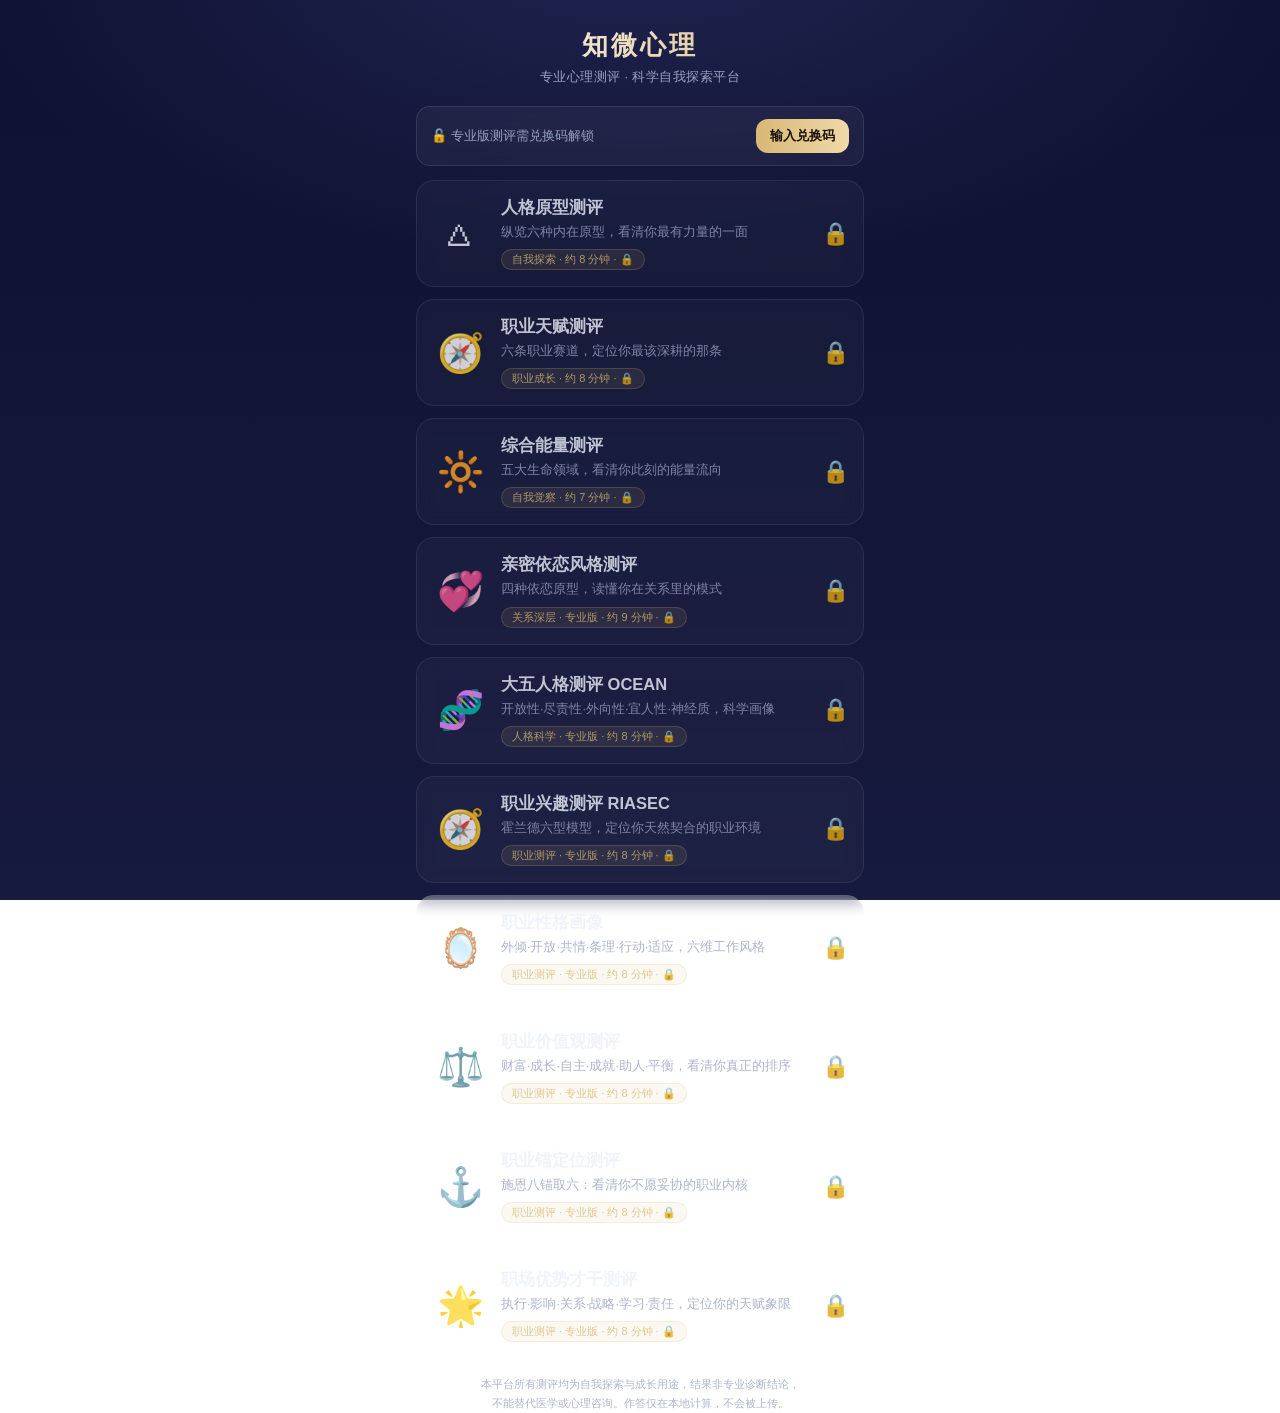
<file: index.html>
<!DOCTYPE html>
<html lang="zh-CN">
<head>
  <meta charset="UTF-8" />
  <meta name="viewport" content="width=device-width, initial-scale=1.0, maximum-scale=1.0, user-scalable=no" />
  <title>知微心理 · 专业心理测评平台</title>
  <meta name="description" content="知微心理：基于人格原型、职业天赋、依恋风格与大五人格等维度的专业心理测评与自我探索平台。" />
  <link rel="stylesheet" href="css/style.css" />
</head>
<body>
  <div id="app"></div>
  <script src="js/tests.js"></script>
  <script src="js/engine.js"></script>
  <script src="js/tests_career.js"></script>
  <script src="js/codes.js"></script>
  <script src="js/redeem.js"></script>
  <script src="js/app.js"></script>
</body>
</html>
</file>
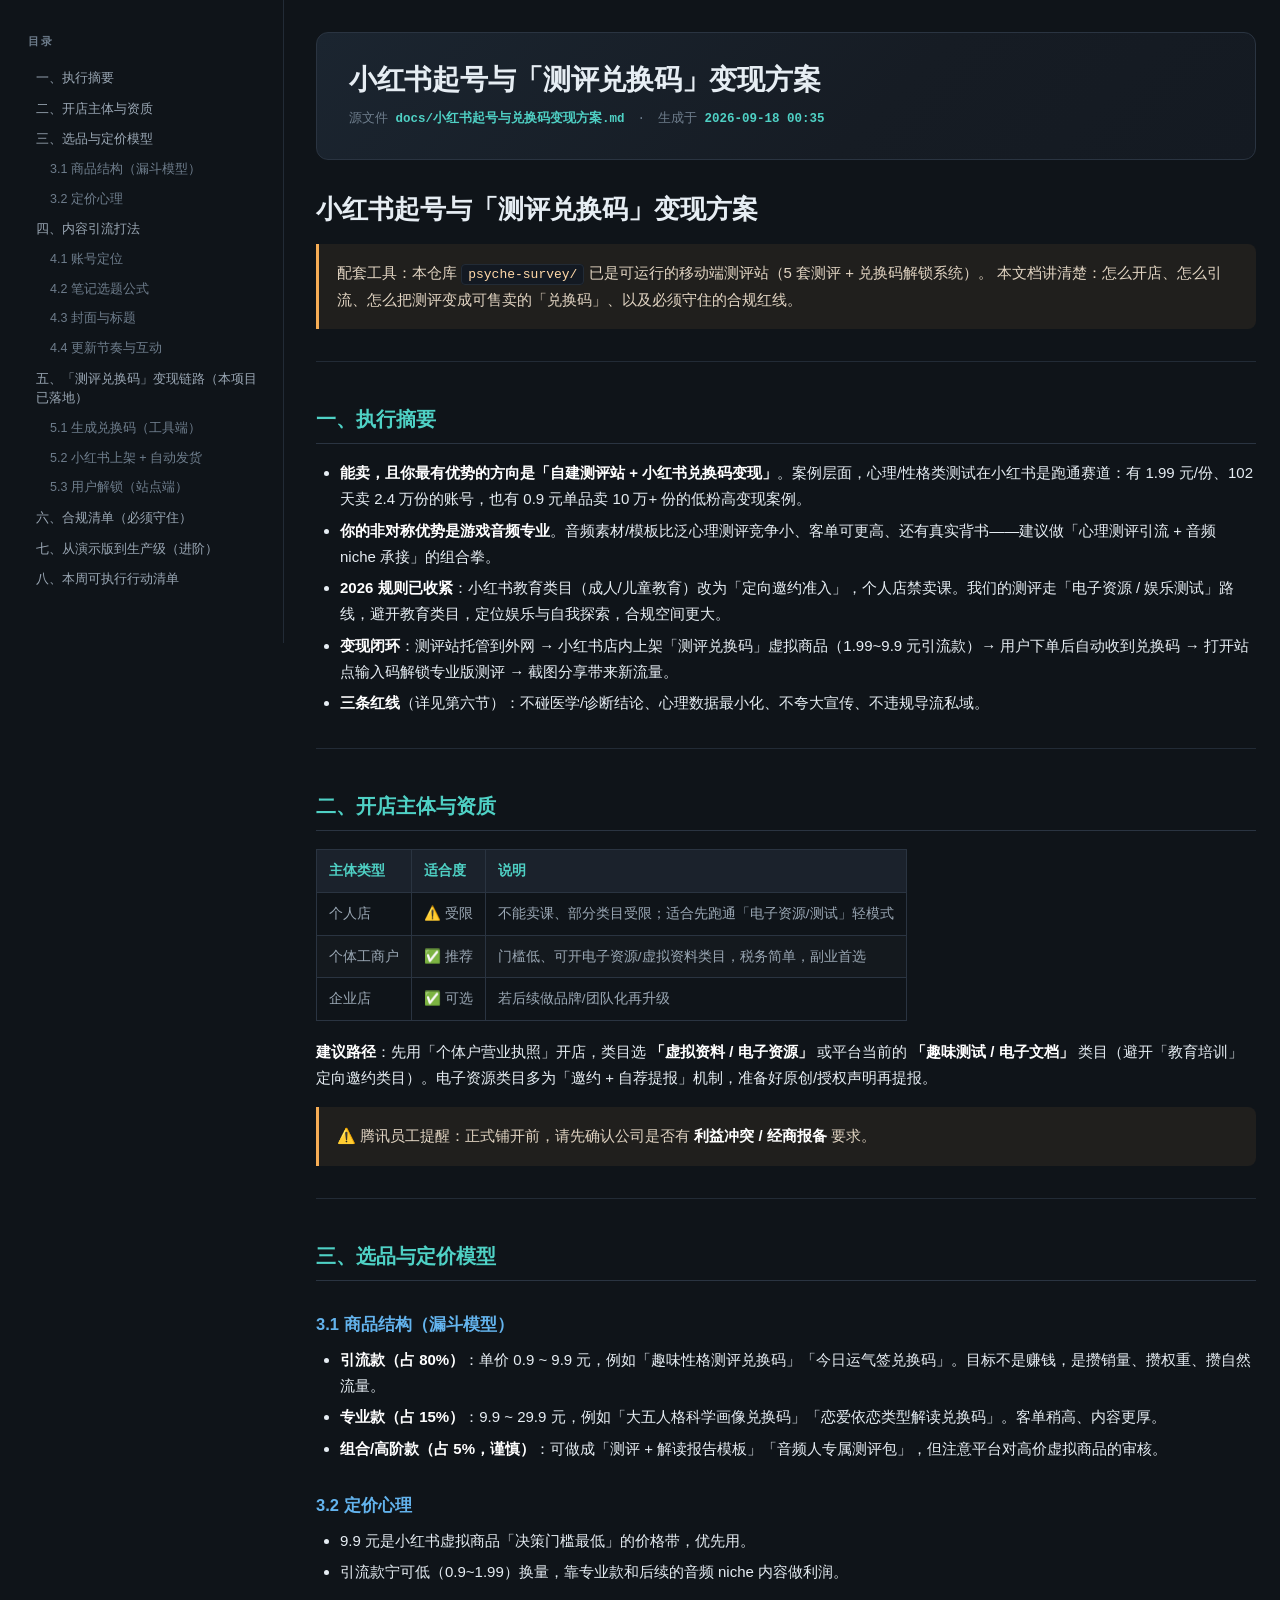
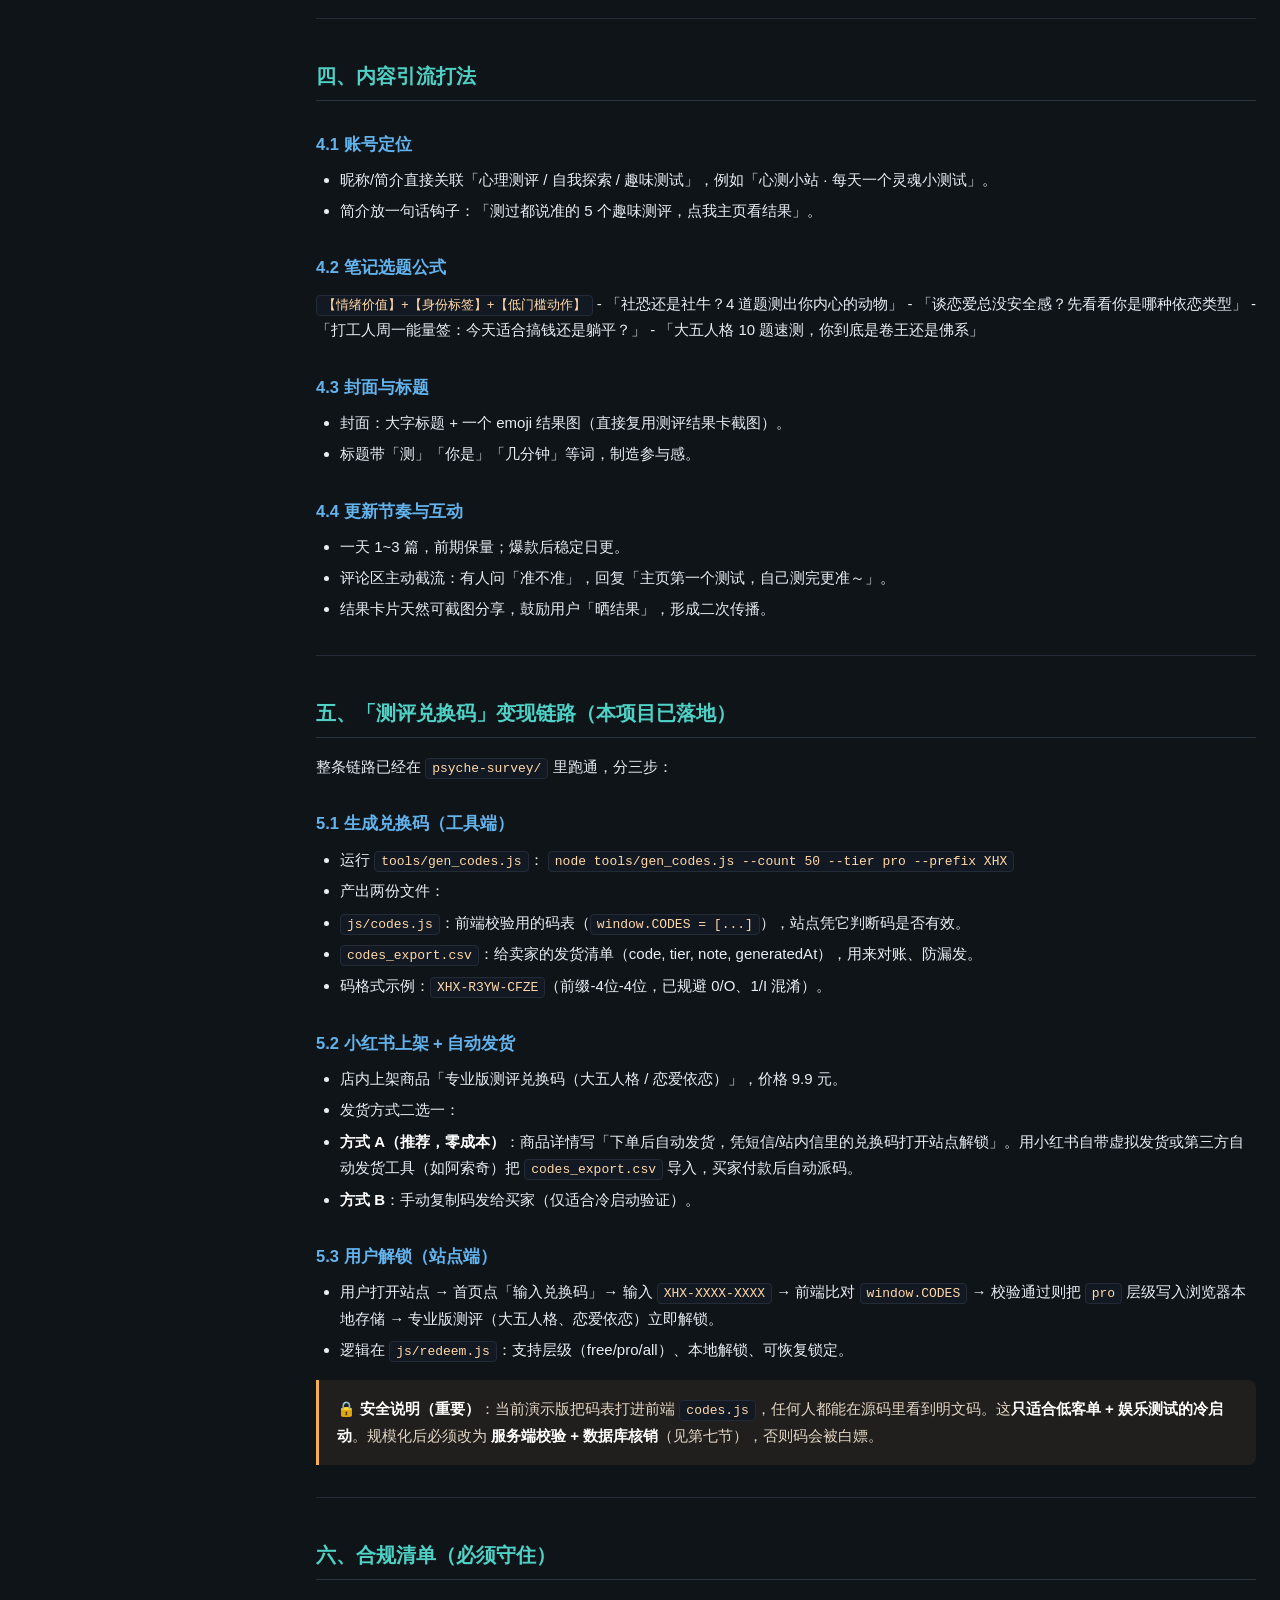
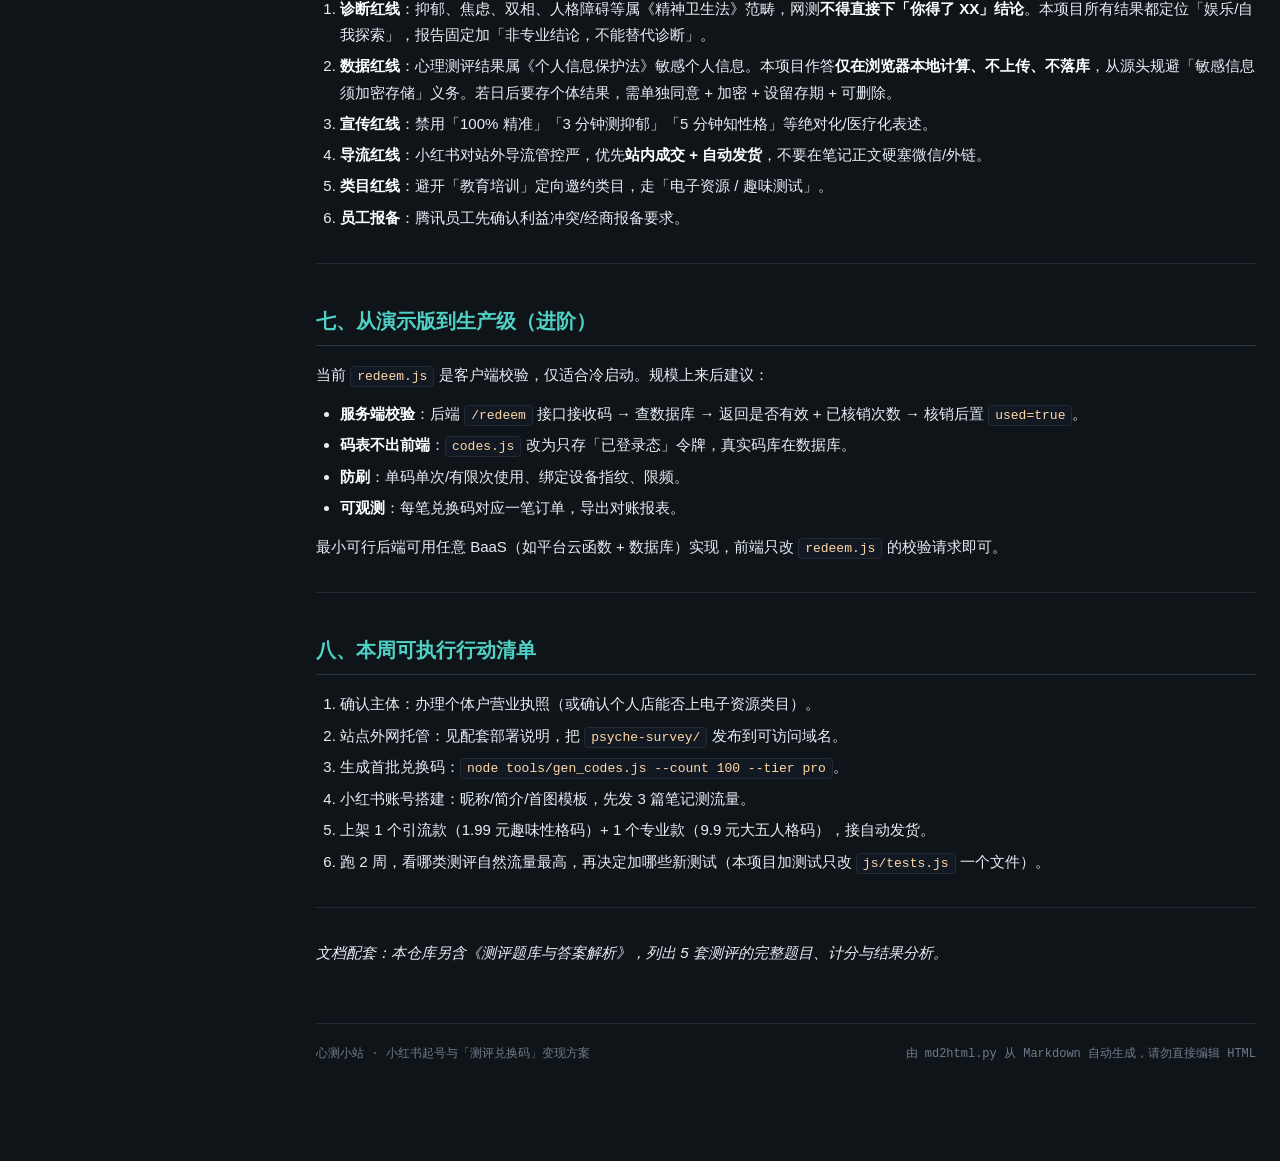
<file: docs/小红书起号与兑换码变现方案.html>
<!DOCTYPE html>
<html lang="zh-CN">
<head>
<meta charset="utf-8">
<meta name="viewport" content="width=device-width,initial-scale=1">
<title>小红书起号与「测评兑换码」变现方案</title>
<style>
:root{
  --bg:#0f1419; --bg-soft:#161c24; --bg-card:#1b222c; --bg-code:#131922;
  --fg:#e6edf3; --fg-dim:#9aa7b4; --fg-faint:#6e7d8c;
  --accent:#4fd1c5; --accent-2:#63b3ed; --warn:#f6ad55; --danger:#fc8181; --ok:#68d391;
  --border:#2a3441; --border-soft:#222b36;
  --mono:"JetBrains Mono","Cascadia Code",Consolas,"Courier New",monospace;
}
*{box-sizing:border-box}
html{scroll-behavior:smooth}
body{
  margin:0; background:var(--bg); color:var(--fg);
  font-family:-apple-system,BlinkMacSystemFont,"Segoe UI","PingFang SC","Microsoft YaHei",sans-serif;
  font-size:15px; line-height:1.75; -webkit-font-smoothing:antialiased;
}
.wrap{display:flex; max-width:1400px; margin:0 auto; gap:32px; padding:0 24px}
aside{
  position:sticky; top:0; align-self:flex-start;
  width:260px; flex:0 0 260px; max-height:100vh; overflow-y:auto;
  padding:32px 8px 48px 0; border-right:1px solid var(--border-soft);
}
aside .toc-title{
  font-size:11px; letter-spacing:.14em; text-transform:uppercase;
  color:var(--fg-faint); font-weight:700; margin:0 0 12px 4px;
}
aside a{
  display:block; padding:5px 10px; margin:1px 0; border-radius:6px;
  color:var(--fg-dim); text-decoration:none; font-size:13px; line-height:1.5;
  border-left:2px solid transparent; transition:all .15s;
}
aside a:hover{color:var(--fg); background:var(--bg-soft); border-left-color:var(--accent)}
aside a.lv3{padding-left:24px; font-size:12.5px; color:var(--fg-faint)}
aside a.lv4{padding-left:38px; font-size:12.5px; color:var(--fg-faint)}
main{flex:1 1 auto; min-width:0; padding:32px 0 96px}
header.doc{
  padding:28px 32px; margin-bottom:32px; border-radius:12px;
  background:linear-gradient(135deg,#1b2530 0%,#161c24 60%,#141a22 100%);
  border:1px solid var(--border);
}
header.doc h1{margin:0 0 10px; font-size:28px; letter-spacing:-.01em; border:0; padding:0}
header.doc .meta{color:var(--fg-faint); font-size:12.5px; font-family:var(--mono)}
header.doc .meta b{color:var(--accent); font-weight:600}
main h1{font-size:26px}
main h2{
  font-size:20px; margin:44px 0 16px; padding-bottom:10px;
  border-bottom:1px solid var(--border); color:var(--accent);
}
main h3{font-size:16.5px; margin:32px 0 12px; color:var(--accent-2)}
main h4{font-size:14.5px; margin:24px 0 10px; color:var(--fg)}
h1,h2,h3,h4,h5{line-height:1.35; font-weight:650; scroll-margin-top:16px}
p{margin:12px 0}
a{color:var(--accent-2); text-decoration:none}
a:hover{text-decoration:underline}
strong{color:#fff; font-weight:650}
hr{border:0; border-top:1px solid var(--border-soft); margin:32px 0}
ul,ol{padding-left:24px; margin:12px 0}
li{margin:5px 0}
li>ul,li>ol{margin:4px 0}
blockquote{
  margin:16px 0; padding:10px 18px; border-left:3px solid var(--warn);
  background:rgba(246,173,85,.07); color:#e2d5c3; border-radius:0 8px 8px 0;
}
blockquote p{margin:6px 0}
code{
  font-family:var(--mono); font-size:13px; padding:2px 6px; border-radius:4px;
  background:var(--bg-code); color:#ffd8a8; border:1px solid var(--border-soft);
}
pre{
  background:var(--bg-code); border:1px solid var(--border); border-radius:10px;
  padding:16px 18px; overflow-x:auto; margin:16px 0; line-height:1.6;
}
pre code{background:none; border:0; padding:0; color:#c8d3de; font-size:12.5px}
table{border-collapse:collapse; width:100%; margin:18px 0; font-size:13.5px; display:block; overflow-x:auto}
th,td{border:1px solid var(--border); padding:9px 12px; text-align:left; vertical-align:top}
th{background:var(--bg-card); color:var(--accent); font-weight:650; white-space:nowrap}
tr:nth-child(even) td{background:rgba(255,255,255,.018)}
td{color:var(--fg-dim)}
td strong{color:var(--fg)}
img{max-width:100%; border-radius:8px}
footer.doc{
  margin-top:56px; padding-top:20px; border-top:1px solid var(--border-soft);
  color:var(--fg-faint); font-size:12px; font-family:var(--mono);
  display:flex; justify-content:space-between; gap:16px; flex-wrap:wrap;
}
.badge{
  display:inline-block; padding:2px 9px; border-radius:999px; font-size:11.5px;
  font-weight:650; letter-spacing:.03em; vertical-align:middle;
}
.badge.p0{background:rgba(252,129,129,.15); color:var(--danger); border:1px solid rgba(252,129,129,.35)}
.badge.p1{background:rgba(246,173,85,.15); color:var(--warn); border:1px solid rgba(246,173,85,.35)}
.badge.p2{background:rgba(99,179,237,.15); color:var(--accent-2); border:1px solid rgba(99,179,237,.35)}
.badge.pd{background:rgba(104,211,145,.15); color:var(--ok); border:1px solid rgba(104,211,145,.35)}
@media(max-width:1080px){
  aside{display:none}
  .wrap{padding:0 16px}
  main{padding:20px 0 64px}
  header.doc{padding:20px; border-radius:10px}
}
@media print{
  body{background:#fff; color:#000}
  aside{display:none}
  main{padding:0}
  header.doc{background:#f4f6f8; border-color:#ccc}
}
</style>
</head>
<body>
<div class="wrap">
<aside><div class="toc-title">目录</div>
<a class="lv2" href="#一执行摘要">一、执行摘要</a>
<a class="lv2" href="#二开店主体与资质">二、开店主体与资质</a>
<a class="lv2" href="#三选品与定价模型">三、选品与定价模型</a>
<a class="lv3" href="#31-商品结构漏斗模型">3.1 商品结构（漏斗模型）</a>
<a class="lv3" href="#32-定价心理">3.2 定价心理</a>
<a class="lv2" href="#四内容引流打法">四、内容引流打法</a>
<a class="lv3" href="#41-账号定位">4.1 账号定位</a>
<a class="lv3" href="#42-笔记选题公式">4.2 笔记选题公式</a>
<a class="lv3" href="#43-封面与标题">4.3 封面与标题</a>
<a class="lv3" href="#44-更新节奏与互动">4.4 更新节奏与互动</a>
<a class="lv2" href="#五测评兑换码变现链路本项目已落地">五、「测评兑换码」变现链路（本项目已落地）</a>
<a class="lv3" href="#51-生成兑换码工具端">5.1 生成兑换码（工具端）</a>
<a class="lv3" href="#52-小红书上架-自动发货">5.2 小红书上架 + 自动发货</a>
<a class="lv3" href="#53-用户解锁站点端">5.3 用户解锁（站点端）</a>
<a class="lv2" href="#六合规清单必须守住">六、合规清单（必须守住）</a>
<a class="lv2" href="#七从演示版到生产级进阶">七、从演示版到生产级（进阶）</a>
<a class="lv2" href="#八本周可执行行动清单">八、本周可执行行动清单</a>
</aside>
<main>
<header class="doc">
  <h1>小红书起号与「测评兑换码」变现方案</h1>
  <div class="meta">源文件 <b>docs/小红书起号与兑换码变现方案.md</b>　·　生成于 <b>2026-09-18 00:35</b></div>
</header>
<h1>小红书起号与「测评兑换码」变现方案</h1>
<blockquote>
<p>配套工具：本仓库 <code>psyche-survey/</code> 已是可运行的移动端测评站（5 套测评 + 兑换码解锁系统）。
本文档讲清楚：怎么开店、怎么引流、怎么把测评变成可售卖的「兑换码」、以及必须守住的合规红线。</p>
</blockquote>
<hr />
<h2 id="一执行摘要">一、执行摘要</h2>

<ul>
<li><strong>能卖，且你最有优势的方向是「自建测评站 + 小红书兑换码变现」</strong>。案例层面，心理/性格类测试在小红书是跑通赛道：有 1.99 元/份、102 天卖 2.4 万份的账号，也有 0.9 元单品卖 10 万+ 份的低粉高变现案例。</li>
<li><strong>你的非对称优势是游戏音频专业</strong>。音频素材/模板比泛心理测评竞争小、客单可更高、还有真实背书——建议做「心理测评引流 + 音频 niche 承接」的组合拳。</li>
<li><strong>2026 规则已收紧</strong>：小红书教育类目（成人/儿童教育）改为「定向邀约准入」，个人店禁卖课。我们的测评走「电子资源 / 娱乐测试」路线，避开教育类目，定位娱乐与自我探索，合规空间更大。</li>
<li><strong>变现闭环</strong>：测评站托管到外网 → 小红书店内上架「测评兑换码」虚拟商品（1.99~9.9 元引流款）→ 用户下单后自动收到兑换码 → 打开站点输入码解锁专业版测评 → 截图分享带来新流量。</li>
<li><strong>三条红线</strong>（详见第六节）：不碰医学/诊断结论、心理数据最小化、不夸大宣传、不违规导流私域。</li>
</ul>
<hr />
<h2 id="二开店主体与资质">二、开店主体与资质</h2>

<table>
<thead>
<tr>
<th>主体类型</th>
<th>适合度</th>
<th>说明</th>
</tr>
</thead>
<tbody>
<tr>
<td>个人店</td>
<td>⚠️ 受限</td>
<td>不能卖课、部分类目受限；适合先跑通「电子资源/测试」轻模式</td>
</tr>
<tr>
<td>个体工商户</td>
<td>✅ 推荐</td>
<td>门槛低、可开电子资源/虚拟资料类目，税务简单，副业首选</td>
</tr>
<tr>
<td>企业店</td>
<td>✅ 可选</td>
<td>若后续做品牌/团队化再升级</td>
</tr>
</tbody>
</table>
<p><strong>建议路径</strong>：先用「个体户营业执照」开店，类目选 <strong>「虚拟资料 / 电子资源」</strong> 或平台当前的 <strong>「趣味测试 / 电子文档」</strong> 类目（避开「教育培训」定向邀约类目）。电子资源类目多为「邀约 + 自荐提报」机制，准备好原创/授权声明再提报。</p>
<blockquote>
<p>⚠️ 腾讯员工提醒：正式铺开前，请先确认公司是否有 <strong>利益冲突 / 经商报备</strong> 要求。</p>
</blockquote>
<hr />
<h2 id="三选品与定价模型">三、选品与定价模型</h2>

<h3 id="31-商品结构漏斗模型">3.1 商品结构（漏斗模型）</h3>
<ul>
<li><strong>引流款（占 80%）</strong>：单价 0.9 ~ 9.9 元，例如「趣味性格测评兑换码」「今日运气签兑换码」。目标不是赚钱，是攒销量、攒权重、攒自然流量。</li>
<li><strong>专业款（占 15%）</strong>：9.9 ~ 29.9 元，例如「大五人格科学画像兑换码」「恋爱依恋类型解读兑换码」。客单稍高、内容更厚。</li>
<li><strong>组合/高阶款（占 5%，谨慎）</strong>：可做成「测评 + 解读报告模板」「音频人专属测评包」，但注意平台对高价虚拟商品的审核。</li>
</ul>
<h3 id="32-定价心理">3.2 定价心理</h3>
<ul>
<li>9.9 元是小红书虚拟商品「决策门槛最低」的价格带，优先用。</li>
<li>引流款宁可低（0.9~1.99）换量，靠专业款和后续的音频 niche 内容做利润。</li>
</ul>
<hr />
<h2 id="四内容引流打法">四、内容引流打法</h2>

<h3 id="41-账号定位">4.1 账号定位</h3>
<ul>
<li>昵称/简介直接关联「心理测评 / 自我探索 / 趣味测试」，例如「心测小站 · 每天一个灵魂小测试」。</li>
<li>简介放一句话钩子：「测过都说准的 5 个趣味测评，点我主页看结果」。</li>
</ul>
<h3 id="42-笔记选题公式">4.2 笔记选题公式</h3>
<p><code>【情绪价值】+【身份标签】+【低门槛动作】</code>
- 「社恐还是社牛？4 道题测出你内心的动物」
- 「谈恋爱总没安全感？先看看你是哪种依恋类型」
- 「打工人周一能量签：今天适合搞钱还是躺平？」
- 「大五人格 10 题速测，你到底是卷王还是佛系」</p>
<h3 id="43-封面与标题">4.3 封面与标题</h3>
<ul>
<li>封面：大字标题 + 一个 emoji 结果图（直接复用测评结果卡截图）。</li>
<li>标题带「测」「你是」「几分钟」等词，制造参与感。</li>
</ul>
<h3 id="44-更新节奏与互动">4.4 更新节奏与互动</h3>
<ul>
<li>一天 1~3 篇，前期保量；爆款后稳定日更。</li>
<li>评论区主动截流：有人问「准不准」，回复「主页第一个测试，自己测完更准～」。</li>
<li>结果卡片天然可截图分享，鼓励用户「晒结果」，形成二次传播。</li>
</ul>
<hr />
<h2 id="五测评兑换码变现链路本项目已落地">五、「测评兑换码」变现链路（本项目已落地）</h2>

<p>整条链路已经在 <code>psyche-survey/</code> 里跑通，分三步：</p>
<h3 id="51-生成兑换码工具端">5.1 生成兑换码（工具端）</h3>
<ul>
<li>运行 <code>tools/gen_codes.js</code>：
  <code>node tools/gen_codes.js --count 50 --tier pro --prefix XHX</code></li>
<li>产出两份文件：</li>
<li><code>js/codes.js</code>：前端校验用的码表（<code>window.CODES = [...]</code>），站点凭它判断码是否有效。</li>
<li><code>codes_export.csv</code>：给卖家的发货清单（code, tier, note, generatedAt），用来对账、防漏发。</li>
<li>码格式示例：<code>XHX-R3YW-CFZE</code>（前缀-4位-4位，已规避 0/O、1/I 混淆）。</li>
</ul>
<h3 id="52-小红书上架-自动发货">5.2 小红书上架 + 自动发货</h3>
<ul>
<li>店内上架商品「专业版测评兑换码（大五人格 / 恋爱依恋）」，价格 9.9 元。</li>
<li>发货方式二选一：</li>
<li><strong>方式 A（推荐，零成本）</strong>：商品详情写「下单后自动发货，凭短信/站内信里的兑换码打开站点解锁」。用小红书自带虚拟发货或第三方自动发货工具（如阿索奇）把 <code>codes_export.csv</code> 导入，买家付款后自动派码。</li>
<li><strong>方式 B</strong>：手动复制码发给买家（仅适合冷启动验证）。</li>
</ul>
<h3 id="53-用户解锁站点端">5.3 用户解锁（站点端）</h3>
<ul>
<li>用户打开站点 → 首页点「输入兑换码」→ 输入 <code>XHX-XXXX-XXXX</code> → 前端比对 <code>window.CODES</code> → 校验通过则把 <code>pro</code> 层级写入浏览器本地存储 → 专业版测评（大五人格、恋爱依恋）立即解锁。</li>
<li>逻辑在 <code>js/redeem.js</code>：支持层级（free/pro/all）、本地解锁、可恢复锁定。</li>
</ul>
<blockquote>
<p>🔒 <strong>安全说明（重要）</strong>：当前演示版把码表打进前端 <code>codes.js</code>，任何人都能在源码里看到明文码。这<strong>只适合低客单 + 娱乐测试的冷启动</strong>。规模化后必须改为 <strong>服务端校验 + 数据库核销</strong>（见第七节），否则码会被白嫖。</p>
</blockquote>
<hr />
<h2 id="六合规清单必须守住">六、合规清单（必须守住）</h2>

<ol>
<li><strong>诊断红线</strong>：抑郁、焦虑、双相、人格障碍等属《精神卫生法》范畴，网测<strong>不得直接下「你得了 XX」结论</strong>。本项目所有结果都定位「娱乐/自我探索」，报告固定加「非专业结论，不能替代诊断」。</li>
<li><strong>数据红线</strong>：心理测评结果属《个人信息保护法》敏感个人信息。本项目作答<strong>仅在浏览器本地计算、不上传、不落库</strong>，从源头规避「敏感信息须加密存储」义务。若日后要存个体结果，需单独同意 + 加密 + 设留存期 + 可删除。</li>
<li><strong>宣传红线</strong>：禁用「100% 精准」「3 分钟测抑郁」「5 分钟知性格」等绝对化/医疗化表述。</li>
<li><strong>导流红线</strong>：小红书对站外导流管控严，优先<strong>站内成交 + 自动发货</strong>，不要在笔记正文硬塞微信/外链。</li>
<li><strong>类目红线</strong>：避开「教育培训」定向邀约类目，走「电子资源 / 趣味测试」。</li>
<li><strong>员工报备</strong>：腾讯员工先确认利益冲突/经商报备要求。</li>
</ol>
<hr />
<h2 id="七从演示版到生产级进阶">七、从演示版到生产级（进阶）</h2>

<p>当前 <code>redeem.js</code> 是客户端校验，仅适合冷启动。规模上来后建议：</p>
<ul>
<li><strong>服务端校验</strong>：后端 <code>/redeem</code> 接口接收码 → 查数据库 → 返回是否有效 + 已核销次数 → 核销后置 <code>used=true</code>。</li>
<li><strong>码表不出前端</strong>：<code>codes.js</code> 改为只存「已登录态」令牌，真实码库在数据库。</li>
<li><strong>防刷</strong>：单码单次/有限次使用、绑定设备指纹、限频。</li>
<li><strong>可观测</strong>：每笔兑换码对应一笔订单，导出对账报表。</li>
</ul>
<p>最小可行后端可用任意 BaaS（如平台云函数 + 数据库）实现，前端只改 <code>redeem.js</code> 的校验请求即可。</p>
<hr />
<h2 id="八本周可执行行动清单">八、本周可执行行动清单</h2>

<ol>
<li>确认主体：办理个体户营业执照（或确认个人店能否上电子资源类目）。</li>
<li>站点外网托管：见配套部署说明，把 <code>psyche-survey/</code> 发布到可访问域名。</li>
<li>生成首批兑换码：<code>node tools/gen_codes.js --count 100 --tier pro</code>。</li>
<li>小红书账号搭建：昵称/简介/首图模板，先发 3 篇笔记测流量。</li>
<li>上架 1 个引流款（1.99 元趣味性格码）+ 1 个专业款（9.9 元大五人格码），接自动发货。</li>
<li>跑 2 周，看哪类测评自然流量最高，再决定加哪些新测试（本项目加测试只改 <code>js/tests.js</code> 一个文件）。</li>
</ol>
<hr />
<p><em>文档配套：本仓库另含《测评题库与答案解析》，列出 5 套测评的完整题目、计分与结果分析。</em></p>
<footer class="doc">
  <span>心测小站 · 小红书起号与「测评兑换码」变现方案</span>
  <span>由 md2html.py 从 Markdown 自动生成，请勿直接编辑 HTML</span>
</footer>
</main>
</div>

<script>
(function(){
  var links=[].slice.call(document.querySelectorAll('aside a[href^="#"]'));
  if(!links.length) return;
  var map={};
  links.forEach(function(a){ map[decodeURIComponent(a.getAttribute('href').slice(1))]=a; });
  var heads=[].slice.call(document.querySelectorAll('main h2[id],main h3[id]'));
  function onScroll(){
    var top=document.documentElement.scrollTop+90, cur=null;
    heads.forEach(function(h){ if(h.offsetTop<=top) cur=h; });
    links.forEach(function(a){ a.style.color=''; a.style.borderLeftColor=''; });
    if(cur && map[cur.id]){
      map[cur.id].style.color='var(--accent)';
      map[cur.id].style.borderLeftColor='var(--accent)';
    }
  }
  window.addEventListener('scroll',onScroll,{passive:true});
  onScroll();
})();
</script>

</body>
</html>
</file>
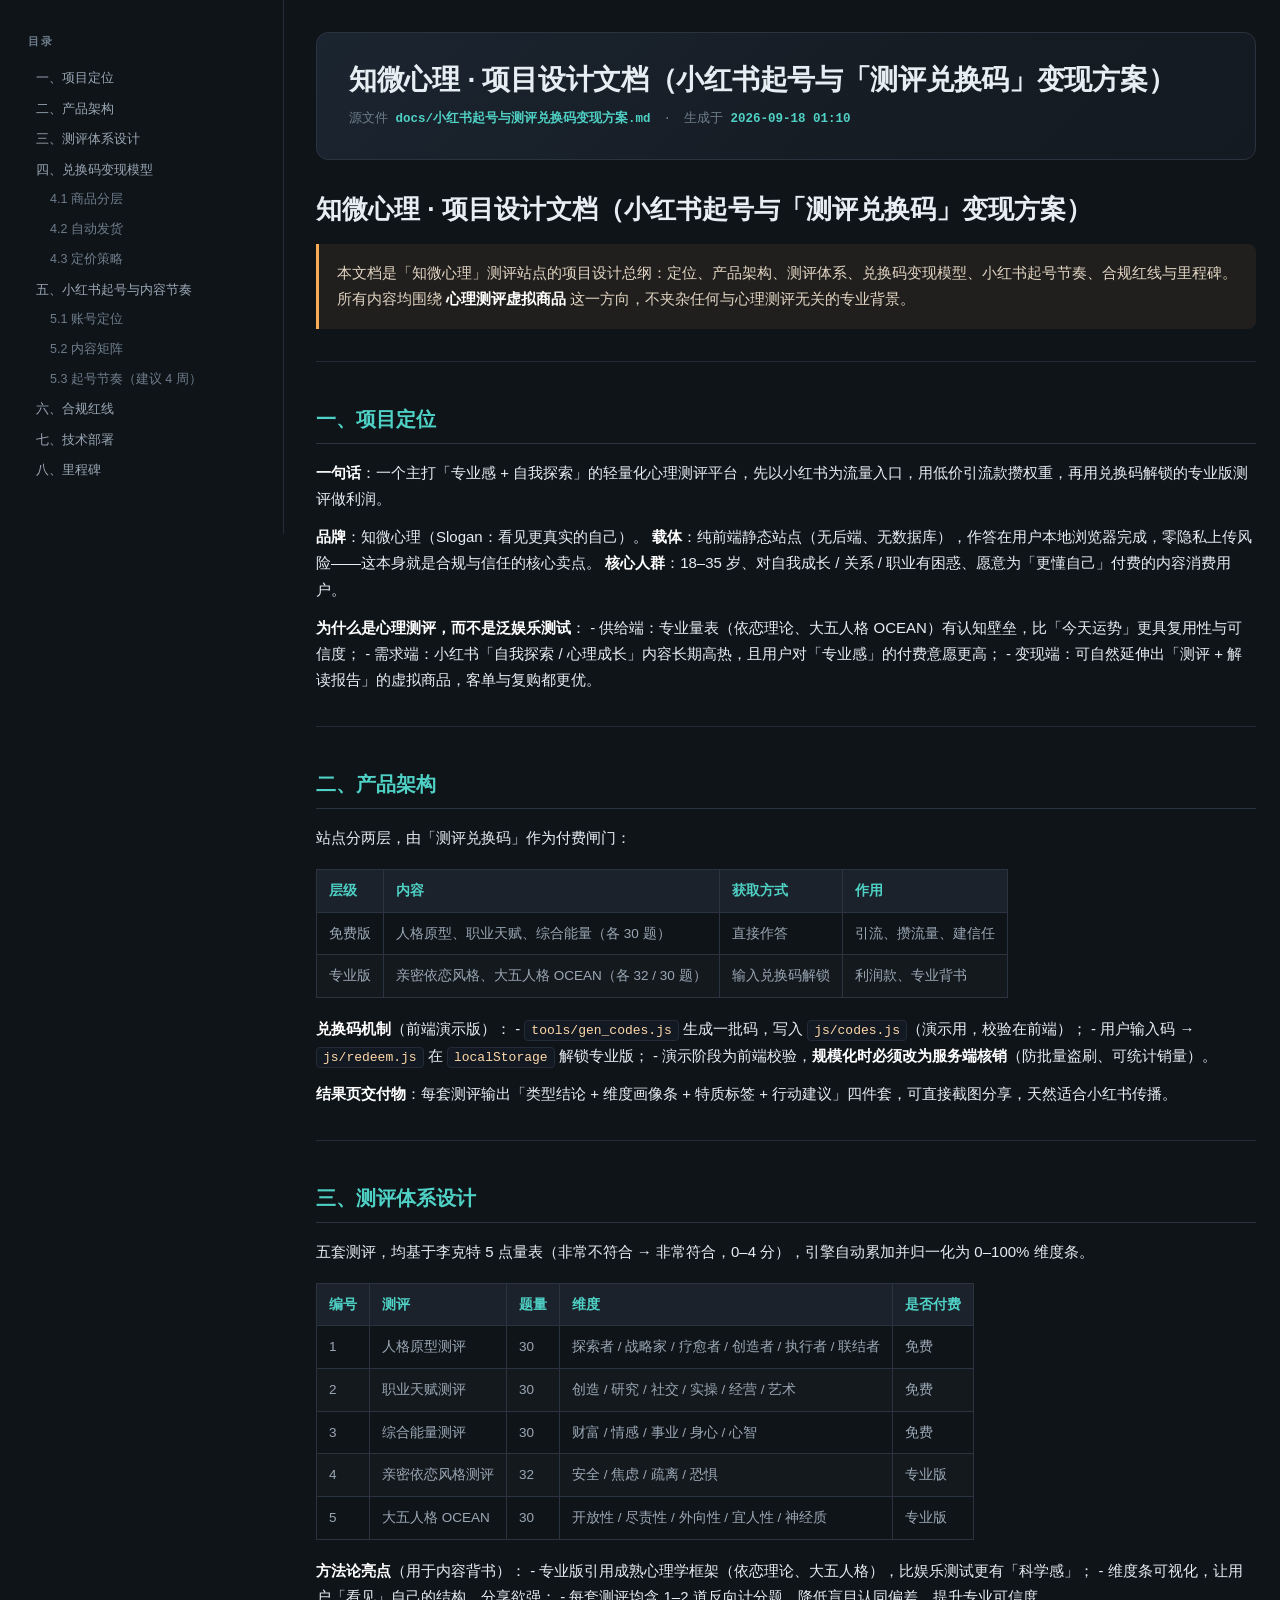
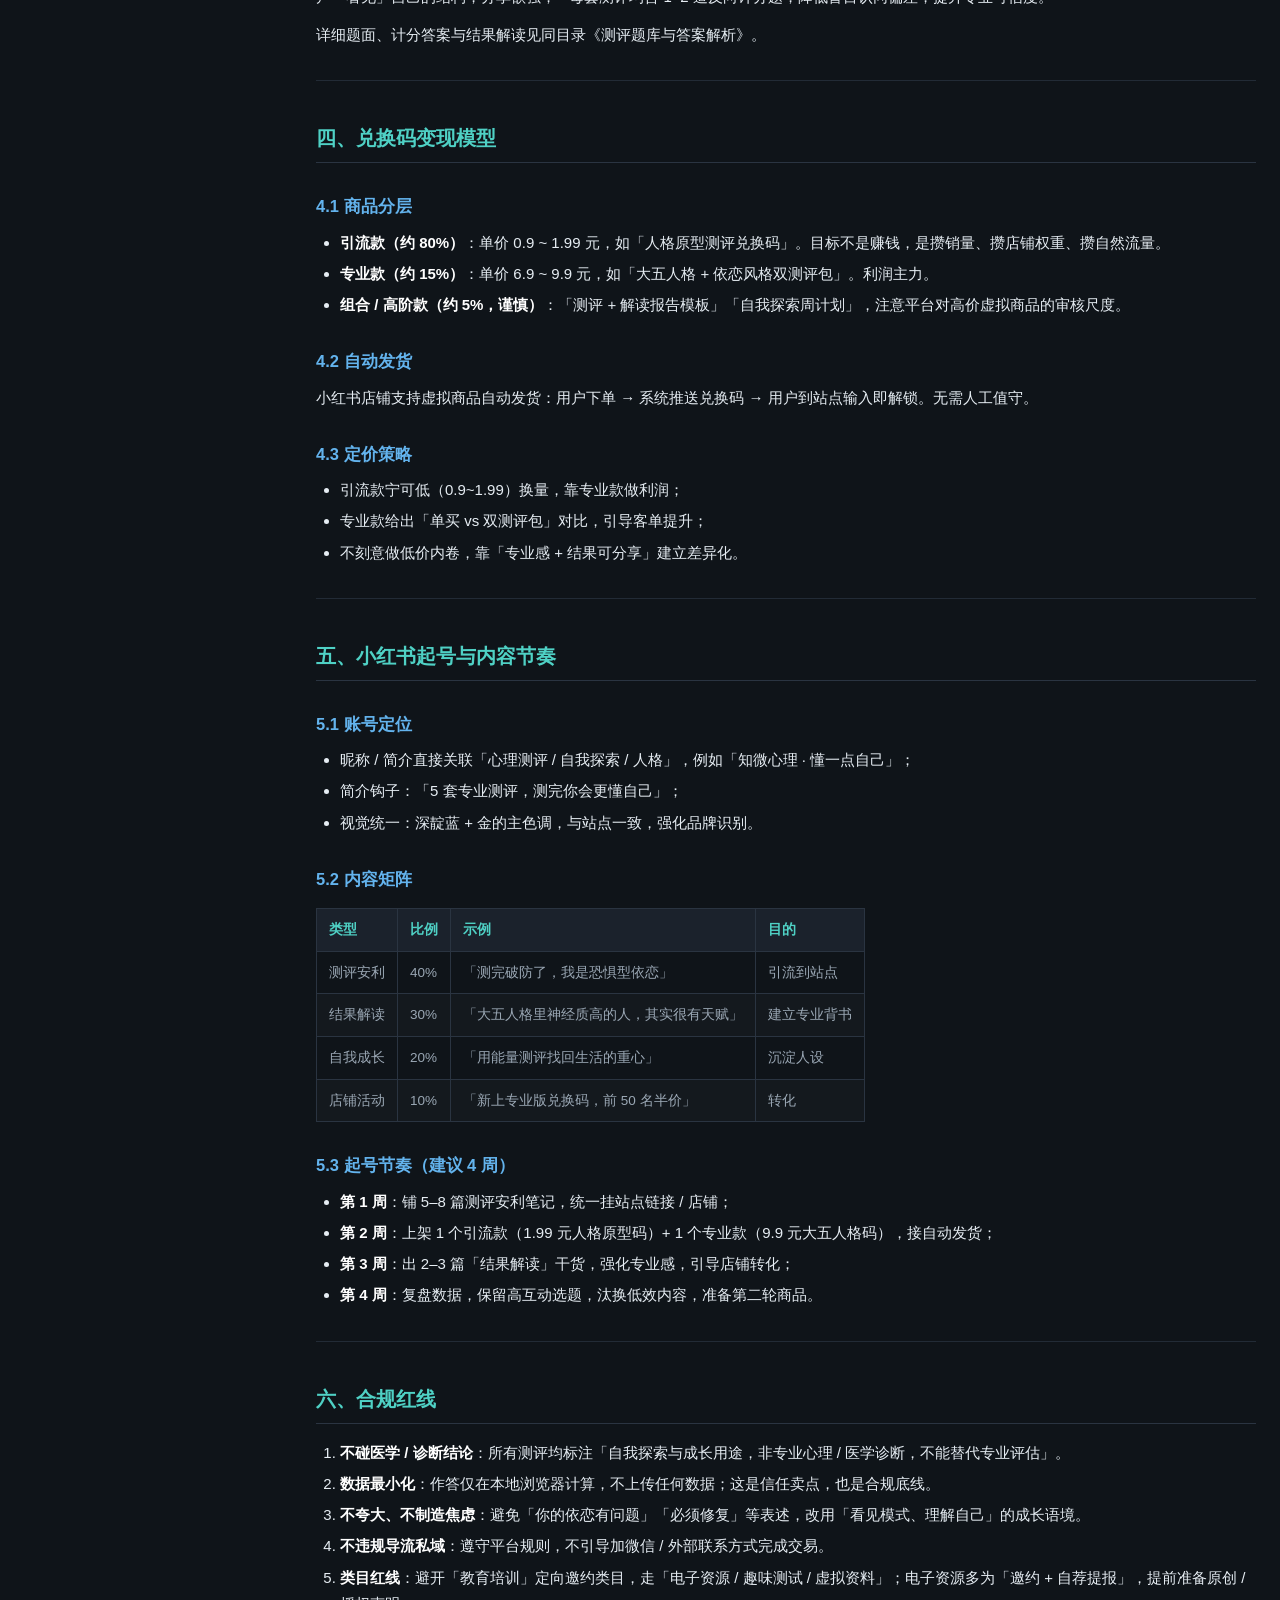
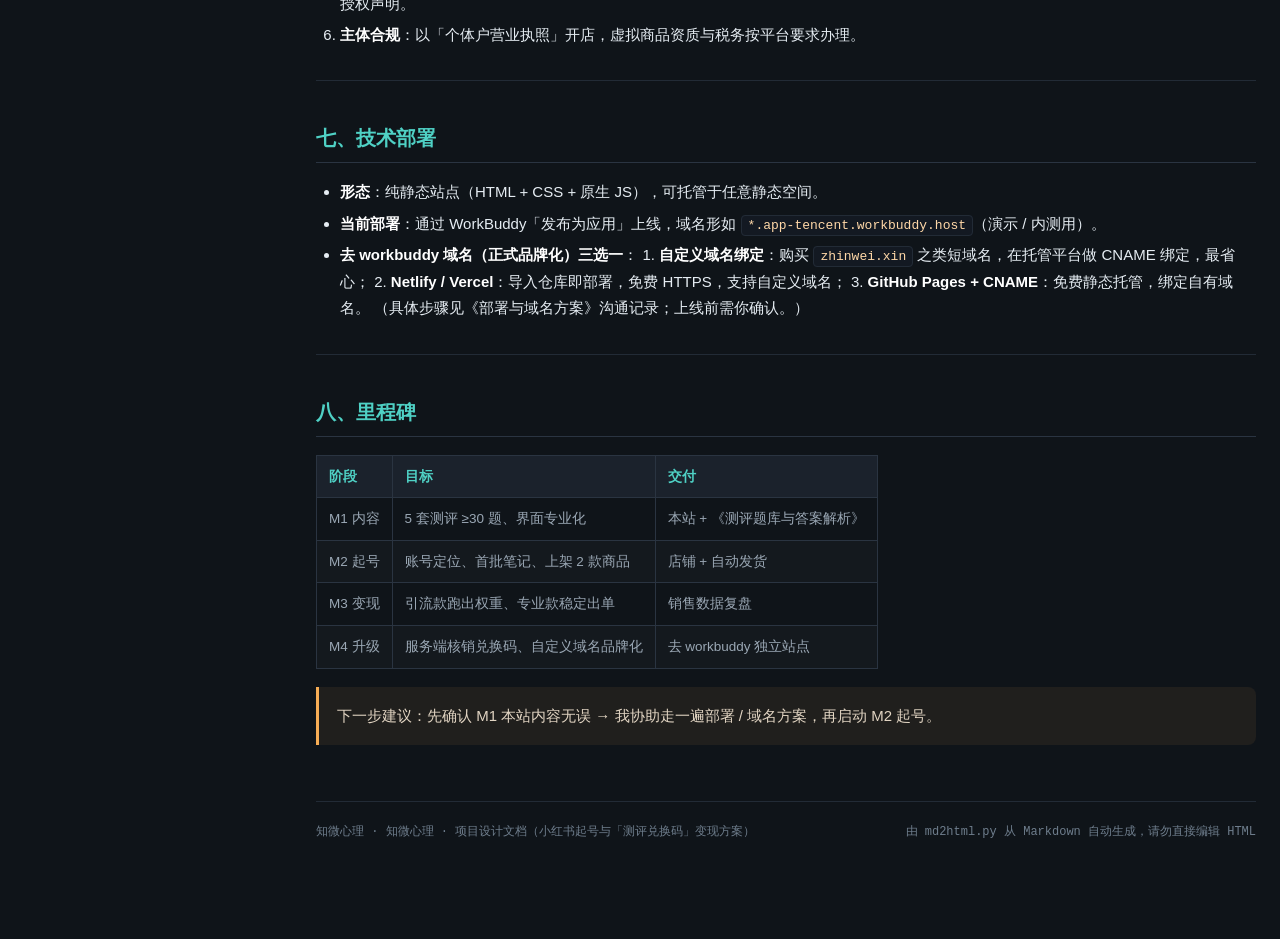
<file: docs/小红书起号与测评兑换码变现方案.html>
<!DOCTYPE html>
<html lang="zh-CN">
<head>
<meta charset="utf-8">
<meta name="viewport" content="width=device-width,initial-scale=1">
<title>知微心理 · 项目设计文档（小红书起号与「测评兑换码」变现方案）</title>
<style>
:root{
  --bg:#0f1419; --bg-soft:#161c24; --bg-card:#1b222c; --bg-code:#131922;
  --fg:#e6edf3; --fg-dim:#9aa7b4; --fg-faint:#6e7d8c;
  --accent:#4fd1c5; --accent-2:#63b3ed; --warn:#f6ad55; --danger:#fc8181; --ok:#68d391;
  --border:#2a3441; --border-soft:#222b36;
  --mono:"JetBrains Mono","Cascadia Code",Consolas,"Courier New",monospace;
}
*{box-sizing:border-box}
html{scroll-behavior:smooth}
body{
  margin:0; background:var(--bg); color:var(--fg);
  font-family:-apple-system,BlinkMacSystemFont,"Segoe UI","PingFang SC","Microsoft YaHei",sans-serif;
  font-size:15px; line-height:1.75; -webkit-font-smoothing:antialiased;
}
.wrap{display:flex; max-width:1400px; margin:0 auto; gap:32px; padding:0 24px}
aside{
  position:sticky; top:0; align-self:flex-start;
  width:260px; flex:0 0 260px; max-height:100vh; overflow-y:auto;
  padding:32px 8px 48px 0; border-right:1px solid var(--border-soft);
}
aside .toc-title{
  font-size:11px; letter-spacing:.14em; text-transform:uppercase;
  color:var(--fg-faint); font-weight:700; margin:0 0 12px 4px;
}
aside a{
  display:block; padding:5px 10px; margin:1px 0; border-radius:6px;
  color:var(--fg-dim); text-decoration:none; font-size:13px; line-height:1.5;
  border-left:2px solid transparent; transition:all .15s;
}
aside a:hover{color:var(--fg); background:var(--bg-soft); border-left-color:var(--accent)}
aside a.lv3{padding-left:24px; font-size:12.5px; color:var(--fg-faint)}
aside a.lv4{padding-left:38px; font-size:12.5px; color:var(--fg-faint)}
main{flex:1 1 auto; min-width:0; padding:32px 0 96px}
header.doc{
  padding:28px 32px; margin-bottom:32px; border-radius:12px;
  background:linear-gradient(135deg,#1b2530 0%,#161c24 60%,#141a22 100%);
  border:1px solid var(--border);
}
header.doc h1{margin:0 0 10px; font-size:28px; letter-spacing:-.01em; border:0; padding:0}
header.doc .meta{color:var(--fg-faint); font-size:12.5px; font-family:var(--mono)}
header.doc .meta b{color:var(--accent); font-weight:600}
main h1{font-size:26px}
main h2{
  font-size:20px; margin:44px 0 16px; padding-bottom:10px;
  border-bottom:1px solid var(--border); color:var(--accent);
}
main h3{font-size:16.5px; margin:32px 0 12px; color:var(--accent-2)}
main h4{font-size:14.5px; margin:24px 0 10px; color:var(--fg)}
h1,h2,h3,h4,h5{line-height:1.35; font-weight:650; scroll-margin-top:16px}
p{margin:12px 0}
a{color:var(--accent-2); text-decoration:none}
a:hover{text-decoration:underline}
strong{color:#fff; font-weight:650}
hr{border:0; border-top:1px solid var(--border-soft); margin:32px 0}
ul,ol{padding-left:24px; margin:12px 0}
li{margin:5px 0}
li>ul,li>ol{margin:4px 0}
blockquote{
  margin:16px 0; padding:10px 18px; border-left:3px solid var(--warn);
  background:rgba(246,173,85,.07); color:#e2d5c3; border-radius:0 8px 8px 0;
}
blockquote p{margin:6px 0}
code{
  font-family:var(--mono); font-size:13px; padding:2px 6px; border-radius:4px;
  background:var(--bg-code); color:#ffd8a8; border:1px solid var(--border-soft);
}
pre{
  background:var(--bg-code); border:1px solid var(--border); border-radius:10px;
  padding:16px 18px; overflow-x:auto; margin:16px 0; line-height:1.6;
}
pre code{background:none; border:0; padding:0; color:#c8d3de; font-size:12.5px}
table{border-collapse:collapse; width:100%; margin:18px 0; font-size:13.5px; display:block; overflow-x:auto}
th,td{border:1px solid var(--border); padding:9px 12px; text-align:left; vertical-align:top}
th{background:var(--bg-card); color:var(--accent); font-weight:650; white-space:nowrap}
tr:nth-child(even) td{background:rgba(255,255,255,.018)}
td{color:var(--fg-dim)}
td strong{color:var(--fg)}
img{max-width:100%; border-radius:8px}
footer.doc{
  margin-top:56px; padding-top:20px; border-top:1px solid var(--border-soft);
  color:var(--fg-faint); font-size:12px; font-family:var(--mono);
  display:flex; justify-content:space-between; gap:16px; flex-wrap:wrap;
}
.badge{
  display:inline-block; padding:2px 9px; border-radius:999px; font-size:11.5px;
  font-weight:650; letter-spacing:.03em; vertical-align:middle;
}
.badge.p0{background:rgba(252,129,129,.15); color:var(--danger); border:1px solid rgba(252,129,129,.35)}
.badge.p1{background:rgba(246,173,85,.15); color:var(--warn); border:1px solid rgba(246,173,85,.35)}
.badge.p2{background:rgba(99,179,237,.15); color:var(--accent-2); border:1px solid rgba(99,179,237,.35)}
.badge.pd{background:rgba(104,211,145,.15); color:var(--ok); border:1px solid rgba(104,211,145,.35)}
@media(max-width:1080px){
  aside{display:none}
  .wrap{padding:0 16px}
  main{padding:20px 0 64px}
  header.doc{padding:20px; border-radius:10px}
}
@media print{
  body{background:#fff; color:#000}
  aside{display:none}
  main{padding:0}
  header.doc{background:#f4f6f8; border-color:#ccc}
}
</style>
</head>
<body>
<div class="wrap">
<aside><div class="toc-title">目录</div>
<a class="lv2" href="#一项目定位">一、项目定位</a>
<a class="lv2" href="#二产品架构">二、产品架构</a>
<a class="lv2" href="#三测评体系设计">三、测评体系设计</a>
<a class="lv2" href="#四兑换码变现模型">四、兑换码变现模型</a>
<a class="lv3" href="#41-商品分层">4.1 商品分层</a>
<a class="lv3" href="#42-自动发货">4.2 自动发货</a>
<a class="lv3" href="#43-定价策略">4.3 定价策略</a>
<a class="lv2" href="#五小红书起号与内容节奏">五、小红书起号与内容节奏</a>
<a class="lv3" href="#51-账号定位">5.1 账号定位</a>
<a class="lv3" href="#52-内容矩阵">5.2 内容矩阵</a>
<a class="lv3" href="#53-起号节奏建议-4-周">5.3 起号节奏（建议 4 周）</a>
<a class="lv2" href="#六合规红线">六、合规红线</a>
<a class="lv2" href="#七技术部署">七、技术部署</a>
<a class="lv2" href="#八里程碑">八、里程碑</a>
</aside>
<main>
<header class="doc">
  <h1>知微心理 · 项目设计文档（小红书起号与「测评兑换码」变现方案）</h1>
  <div class="meta">源文件 <b>docs/小红书起号与测评兑换码变现方案.md</b>　·　生成于 <b>2026-09-18 01:10</b></div>
</header>
<h1>知微心理 · 项目设计文档（小红书起号与「测评兑换码」变现方案）</h1>
<blockquote>
<p>本文档是「知微心理」测评站点的项目设计总纲：定位、产品架构、测评体系、兑换码变现模型、小红书起号节奏、合规红线与里程碑。
所有内容均围绕 <strong>心理测评虚拟商品</strong> 这一方向，不夹杂任何与心理测评无关的专业背景。</p>
</blockquote>
<hr />
<h2 id="一项目定位">一、项目定位</h2>

<p><strong>一句话</strong>：一个主打「专业感 + 自我探索」的轻量化心理测评平台，先以小红书为流量入口，用低价引流款攒权重，再用兑换码解锁的专业版测评做利润。</p>
<p><strong>品牌</strong>：知微心理（Slogan：看见更真实的自己）。
<strong>载体</strong>：纯前端静态站点（无后端、无数据库），作答在用户本地浏览器完成，零隐私上传风险——这本身就是合规与信任的核心卖点。
<strong>核心人群</strong>：18–35 岁、对自我成长 / 关系 / 职业有困惑、愿意为「更懂自己」付费的内容消费用户。</p>
<p><strong>为什么是心理测评，而不是泛娱乐测试</strong>：
- 供给端：专业量表（依恋理论、大五人格 OCEAN）有认知壁垒，比「今天运势」更具复用性与可信度；
- 需求端：小红书「自我探索 / 心理成长」内容长期高热，且用户对「专业感」的付费意愿更高；
- 变现端：可自然延伸出「测评 + 解读报告」的虚拟商品，客单与复购都更优。</p>
<hr />
<h2 id="二产品架构">二、产品架构</h2>

<p>站点分两层，由「测评兑换码」作为付费闸门：</p>
<table>
<thead>
<tr>
<th>层级</th>
<th>内容</th>
<th>获取方式</th>
<th>作用</th>
</tr>
</thead>
<tbody>
<tr>
<td>免费版</td>
<td>人格原型、职业天赋、综合能量（各 30 题）</td>
<td>直接作答</td>
<td>引流、攒流量、建信任</td>
</tr>
<tr>
<td>专业版</td>
<td>亲密依恋风格、大五人格 OCEAN（各 32 / 30 题）</td>
<td>输入兑换码解锁</td>
<td>利润款、专业背书</td>
</tr>
</tbody>
</table>
<p><strong>兑换码机制</strong>（前端演示版）：
- <code>tools/gen_codes.js</code> 生成一批码，写入 <code>js/codes.js</code>（演示用，校验在前端）；
- 用户输入码 → <code>js/redeem.js</code> 在 <code>localStorage</code> 解锁专业版；
- 演示阶段为前端校验，<strong>规模化时必须改为服务端核销</strong>（防批量盗刷、可统计销量）。</p>
<p><strong>结果页交付物</strong>：每套测评输出「类型结论 + 维度画像条 + 特质标签 + 行动建议」四件套，可直接截图分享，天然适合小红书传播。</p>
<hr />
<h2 id="三测评体系设计">三、测评体系设计</h2>

<p>五套测评，均基于李克特 5 点量表（非常不符合 → 非常符合，0–4 分），引擎自动累加并归一化为 0–100% 维度条。</p>
<table>
<thead>
<tr>
<th>编号</th>
<th>测评</th>
<th>题量</th>
<th>维度</th>
<th>是否付费</th>
</tr>
</thead>
<tbody>
<tr>
<td>1</td>
<td>人格原型测评</td>
<td>30</td>
<td>探索者 / 战略家 / 疗愈者 / 创造者 / 执行者 / 联结者</td>
<td>免费</td>
</tr>
<tr>
<td>2</td>
<td>职业天赋测评</td>
<td>30</td>
<td>创造 / 研究 / 社交 / 实操 / 经营 / 艺术</td>
<td>免费</td>
</tr>
<tr>
<td>3</td>
<td>综合能量测评</td>
<td>30</td>
<td>财富 / 情感 / 事业 / 身心 / 心智</td>
<td>免费</td>
</tr>
<tr>
<td>4</td>
<td>亲密依恋风格测评</td>
<td>32</td>
<td>安全 / 焦虑 / 疏离 / 恐惧</td>
<td>专业版</td>
</tr>
<tr>
<td>5</td>
<td>大五人格 OCEAN</td>
<td>30</td>
<td>开放性 / 尽责性 / 外向性 / 宜人性 / 神经质</td>
<td>专业版</td>
</tr>
</tbody>
</table>
<p><strong>方法论亮点</strong>（用于内容背书）：
- 专业版引用成熟心理学框架（依恋理论、大五人格），比娱乐测试更有「科学感」；
- 维度条可视化，让用户「看见」自己的结构，分享欲强；
- 每套测评均含 1–2 道反向计分题，降低盲目认同偏差，提升专业可信度。</p>
<p>详细题面、计分答案与结果解读见同目录《测评题库与答案解析》。</p>
<hr />
<h2 id="四兑换码变现模型">四、兑换码变现模型</h2>

<h3 id="41-商品分层">4.1 商品分层</h3>

<ul>
<li><strong>引流款（约 80%）</strong>：单价 0.9 ~ 1.99 元，如「人格原型测评兑换码」。目标不是赚钱，是攒销量、攒店铺权重、攒自然流量。</li>
<li><strong>专业款（约 15%）</strong>：单价 6.9 ~ 9.9 元，如「大五人格 + 依恋风格双测评包」。利润主力。</li>
<li><strong>组合 / 高阶款（约 5%，谨慎）</strong>：「测评 + 解读报告模板」「自我探索周计划」，注意平台对高价虚拟商品的审核尺度。</li>
</ul>
<h3 id="42-自动发货">4.2 自动发货</h3>

<p>小红书店铺支持虚拟商品自动发货：用户下单 → 系统推送兑换码 → 用户到站点输入即解锁。无需人工值守。</p>
<h3 id="43-定价策略">4.3 定价策略</h3>

<ul>
<li>引流款宁可低（0.9~1.99）换量，靠专业款做利润；</li>
<li>专业款给出「单买 vs 双测评包」对比，引导客单提升；</li>
<li>不刻意做低价内卷，靠「专业感 + 结果可分享」建立差异化。</li>
</ul>
<hr />
<h2 id="五小红书起号与内容节奏">五、小红书起号与内容节奏</h2>

<h3 id="51-账号定位">5.1 账号定位</h3>

<ul>
<li>昵称 / 简介直接关联「心理测评 / 自我探索 / 人格」，例如「知微心理 · 懂一点自己」；</li>
<li>简介钩子：「5 套专业测评，测完你会更懂自己」；</li>
<li>视觉统一：深靛蓝 + 金的主色调，与站点一致，强化品牌识别。</li>
</ul>
<h3 id="52-内容矩阵">5.2 内容矩阵</h3>

<table>
<thead>
<tr>
<th>类型</th>
<th>比例</th>
<th>示例</th>
<th>目的</th>
</tr>
</thead>
<tbody>
<tr>
<td>测评安利</td>
<td>40%</td>
<td>「测完破防了，我是恐惧型依恋」</td>
<td>引流到站点</td>
</tr>
<tr>
<td>结果解读</td>
<td>30%</td>
<td>「大五人格里神经质高的人，其实很有天赋」</td>
<td>建立专业背书</td>
</tr>
<tr>
<td>自我成长</td>
<td>20%</td>
<td>「用能量测评找回生活的重心」</td>
<td>沉淀人设</td>
</tr>
<tr>
<td>店铺活动</td>
<td>10%</td>
<td>「新上专业版兑换码，前 50 名半价」</td>
<td>转化</td>
</tr>
</tbody>
</table>
<h3 id="53-起号节奏建议-4-周">5.3 起号节奏（建议 4 周）</h3>

<ul>
<li><strong>第 1 周</strong>：铺 5–8 篇测评安利笔记，统一挂站点链接 / 店铺；</li>
<li><strong>第 2 周</strong>：上架 1 个引流款（1.99 元人格原型码）+ 1 个专业款（9.9 元大五人格码），接自动发货；</li>
<li><strong>第 3 周</strong>：出 2–3 篇「结果解读」干货，强化专业感，引导店铺转化；</li>
<li><strong>第 4 周</strong>：复盘数据，保留高互动选题，汰换低效内容，准备第二轮商品。</li>
</ul>
<hr />
<h2 id="六合规红线">六、合规红线</h2>

<ol>
<li><strong>不碰医学 / 诊断结论</strong>：所有测评均标注「自我探索与成长用途，非专业心理 / 医学诊断，不能替代专业评估」。</li>
<li><strong>数据最小化</strong>：作答仅在本地浏览器计算，不上传任何数据；这是信任卖点，也是合规底线。</li>
<li><strong>不夸大、不制造焦虑</strong>：避免「你的依恋有问题」「必须修复」等表述，改用「看见模式、理解自己」的成长语境。</li>
<li><strong>不违规导流私域</strong>：遵守平台规则，不引导加微信 / 外部联系方式完成交易。</li>
<li><strong>类目红线</strong>：避开「教育培训」定向邀约类目，走「电子资源 / 趣味测试 / 虚拟资料」；电子资源多为「邀约 + 自荐提报」，提前准备原创 / 授权声明。</li>
<li><strong>主体合规</strong>：以「个体户营业执照」开店，虚拟商品资质与税务按平台要求办理。</li>
</ol>
<hr />
<h2 id="七技术部署">七、技术部署</h2>

<ul>
<li><strong>形态</strong>：纯静态站点（HTML + CSS + 原生 JS），可托管于任意静态空间。</li>
<li><strong>当前部署</strong>：通过 WorkBuddy「发布为应用」上线，域名形如 <code>*.app-tencent.workbuddy.host</code>（演示 / 内测用）。</li>
<li><strong>去 workbuddy 域名（正式品牌化）三选一</strong>：
  1. <strong>自定义域名绑定</strong>：购买 <code>zhinwei.xin</code> 之类短域名，在托管平台做 CNAME 绑定，最省心；
  2. <strong>Netlify / Vercel</strong>：导入仓库即部署，免费 HTTPS，支持自定义域名；
  3. <strong>GitHub Pages + CNAME</strong>：免费静态托管，绑定自有域名。
  （具体步骤见《部署与域名方案》沟通记录；上线前需你确认。）</li>
</ul>
<hr />
<h2 id="八里程碑">八、里程碑</h2>

<table>
<thead>
<tr>
<th>阶段</th>
<th>目标</th>
<th>交付</th>
</tr>
</thead>
<tbody>
<tr>
<td>M1 内容</td>
<td>5 套测评 ≥30 题、界面专业化</td>
<td>本站 + 《测评题库与答案解析》</td>
</tr>
<tr>
<td>M2 起号</td>
<td>账号定位、首批笔记、上架 2 款商品</td>
<td>店铺 + 自动发货</td>
</tr>
<tr>
<td>M3 变现</td>
<td>引流款跑出权重、专业款稳定出单</td>
<td>销售数据复盘</td>
</tr>
<tr>
<td>M4 升级</td>
<td>服务端核销兑换码、自定义域名品牌化</td>
<td>去 workbuddy 独立站点</td>
</tr>
</tbody>
</table>
<blockquote>
<p>下一步建议：先确认 M1 本站内容无误 → 我协助走一遍部署 / 域名方案，再启动 M2 起号。</p>
</blockquote>
<footer class="doc">
  <span>知微心理 · 知微心理 · 项目设计文档（小红书起号与「测评兑换码」变现方案）</span>
  <span>由 md2html.py 从 Markdown 自动生成，请勿直接编辑 HTML</span>
</footer>
</main>
</div>

<script>
(function(){
  var links=[].slice.call(document.querySelectorAll('aside a[href^="#"]'));
  if(!links.length) return;
  var map={};
  links.forEach(function(a){ map[decodeURIComponent(a.getAttribute('href').slice(1))]=a; });
  var heads=[].slice.call(document.querySelectorAll('main h2[id],main h3[id]'));
  function onScroll(){
    var top=document.documentElement.scrollTop+90, cur=null;
    heads.forEach(function(h){ if(h.offsetTop<=top) cur=h; });
    links.forEach(function(a){ a.style.color=''; a.style.borderLeftColor=''; });
    if(cur && map[cur.id]){
      map[cur.id].style.color='var(--accent)';
      map[cur.id].style.borderLeftColor='var(--accent)';
    }
  }
  window.addEventListener('scroll',onScroll,{passive:true});
  onScroll();
})();
</script>

</body>
</html>
</file>
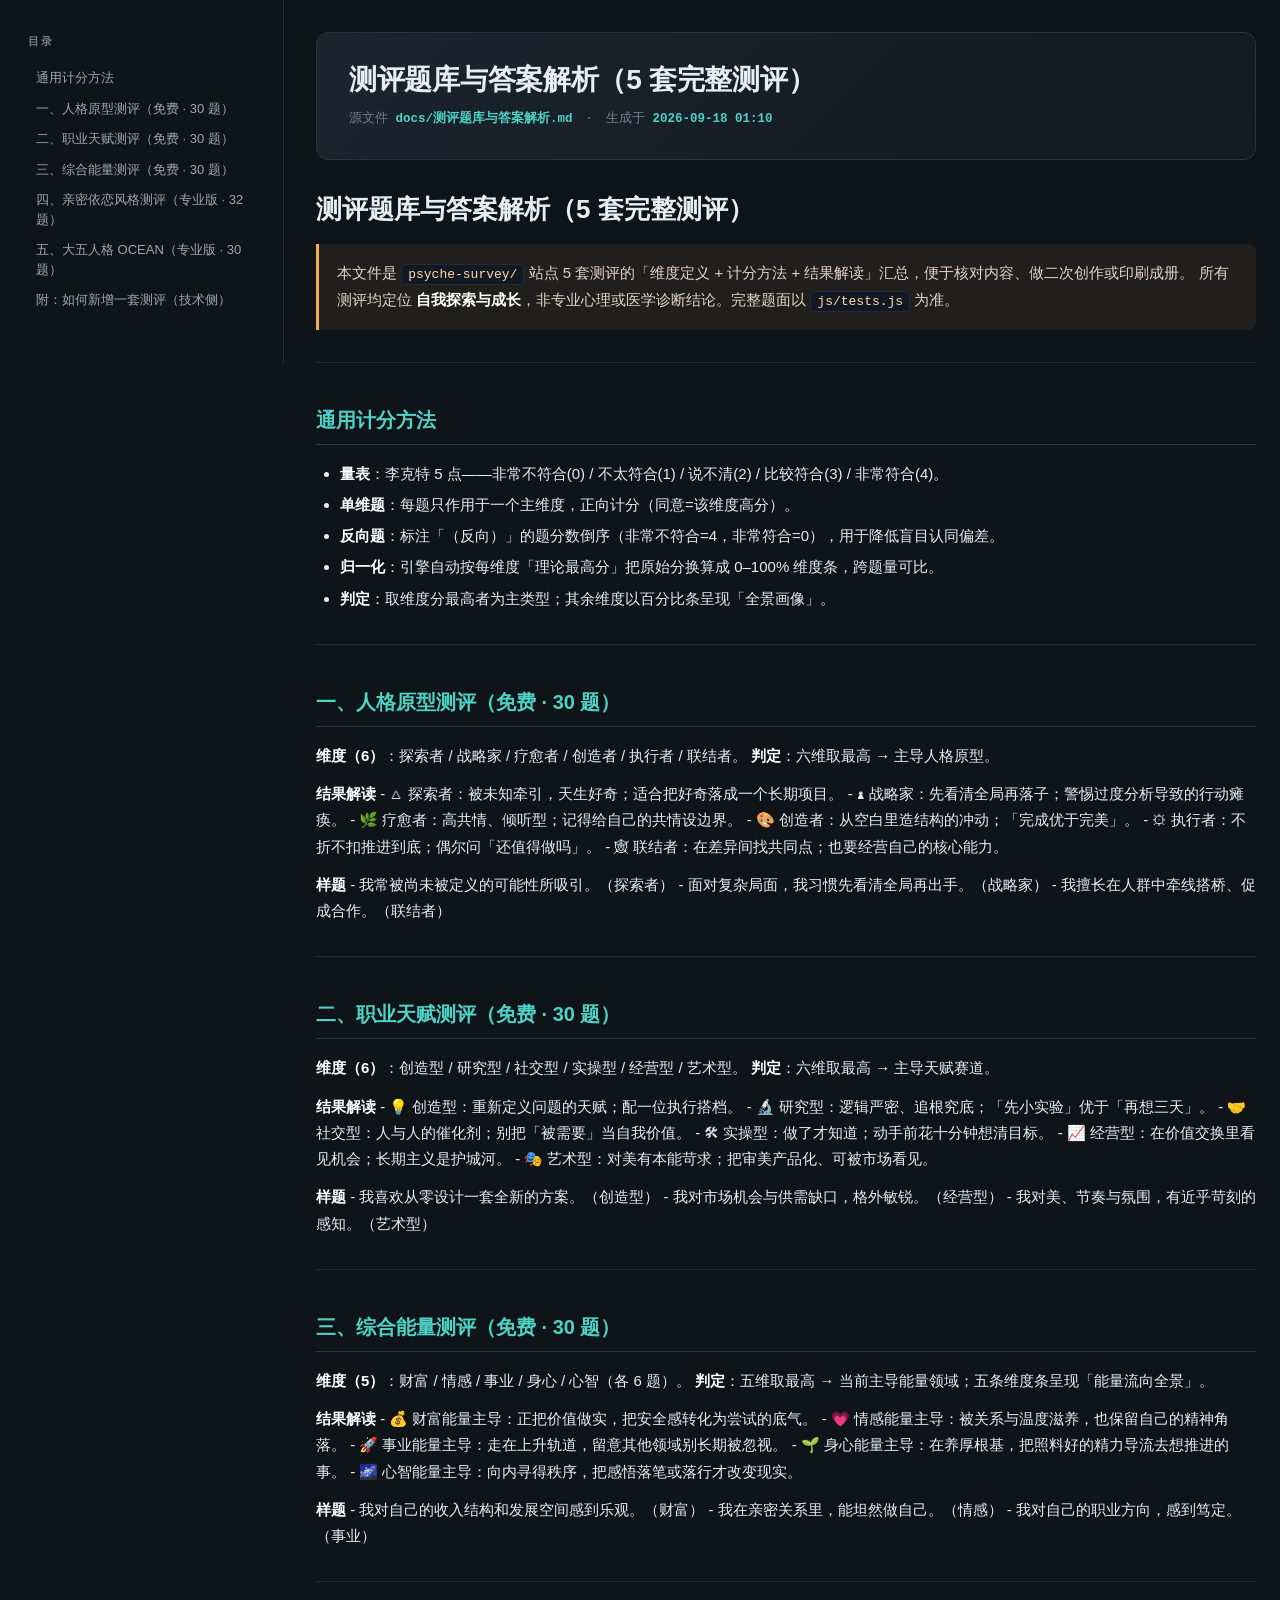
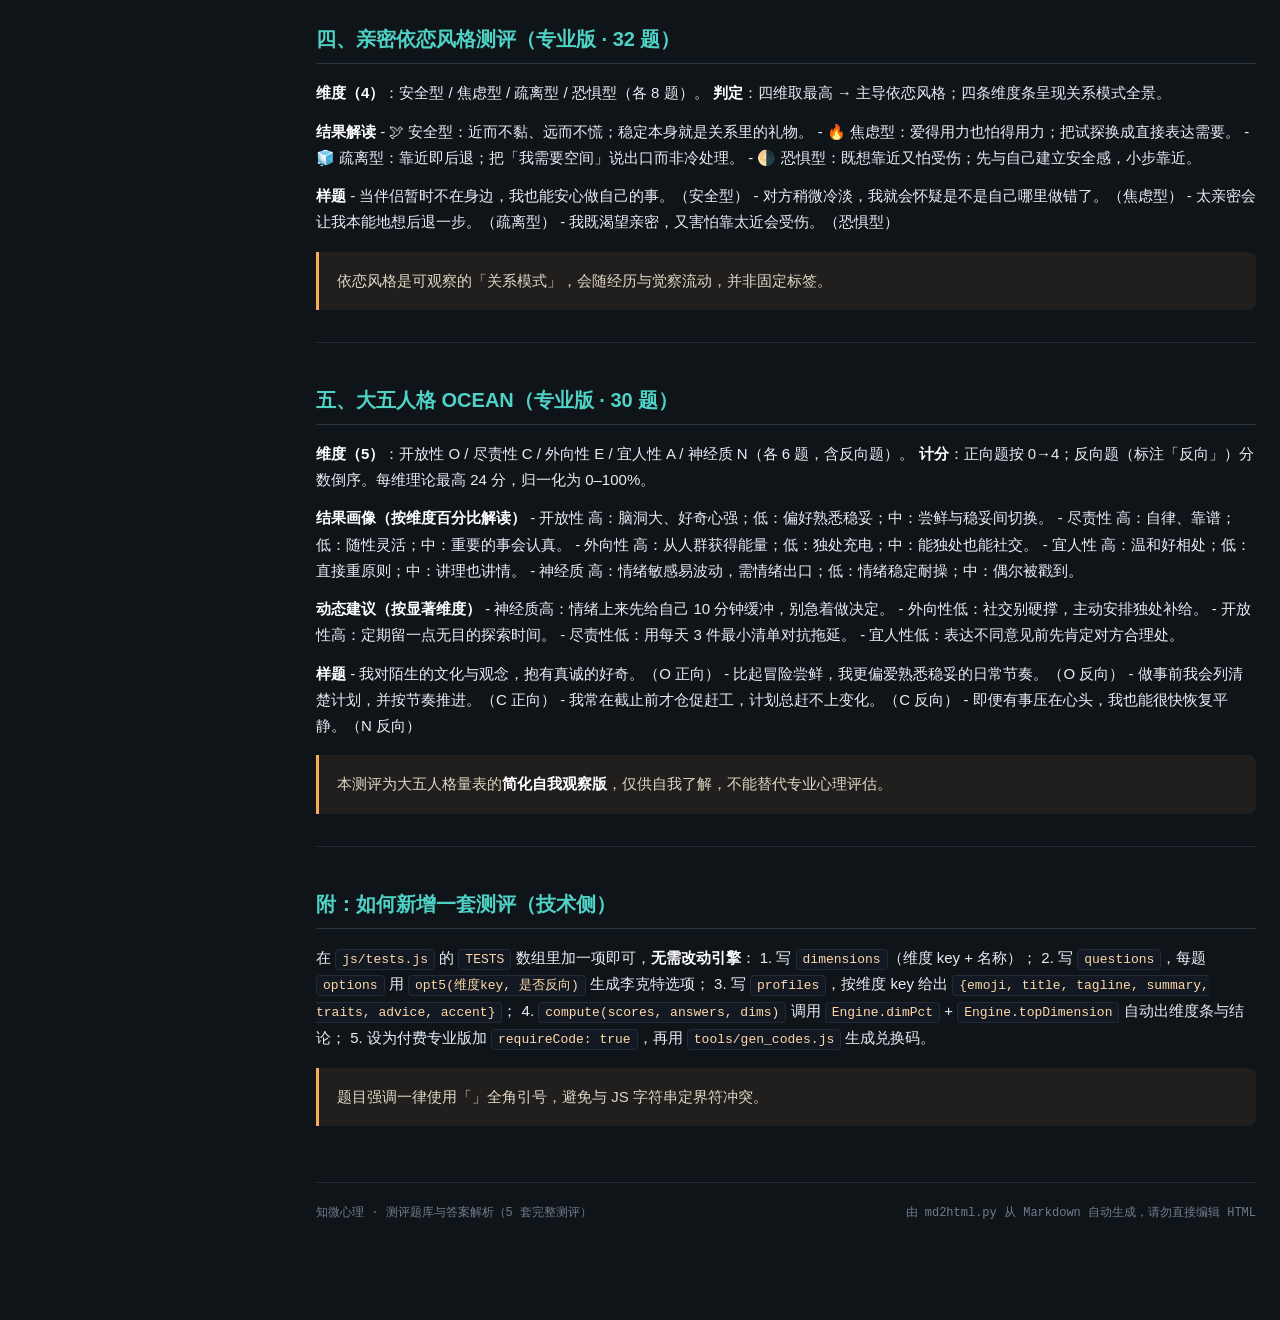
<file: docs/测评题库与答案解析.html>
<!DOCTYPE html>
<html lang="zh-CN">
<head>
<meta charset="utf-8">
<meta name="viewport" content="width=device-width,initial-scale=1">
<title>测评题库与答案解析（5 套完整测评）</title>
<style>
:root{
  --bg:#0f1419; --bg-soft:#161c24; --bg-card:#1b222c; --bg-code:#131922;
  --fg:#e6edf3; --fg-dim:#9aa7b4; --fg-faint:#6e7d8c;
  --accent:#4fd1c5; --accent-2:#63b3ed; --warn:#f6ad55; --danger:#fc8181; --ok:#68d391;
  --border:#2a3441; --border-soft:#222b36;
  --mono:"JetBrains Mono","Cascadia Code",Consolas,"Courier New",monospace;
}
*{box-sizing:border-box}
html{scroll-behavior:smooth}
body{
  margin:0; background:var(--bg); color:var(--fg);
  font-family:-apple-system,BlinkMacSystemFont,"Segoe UI","PingFang SC","Microsoft YaHei",sans-serif;
  font-size:15px; line-height:1.75; -webkit-font-smoothing:antialiased;
}
.wrap{display:flex; max-width:1400px; margin:0 auto; gap:32px; padding:0 24px}
aside{
  position:sticky; top:0; align-self:flex-start;
  width:260px; flex:0 0 260px; max-height:100vh; overflow-y:auto;
  padding:32px 8px 48px 0; border-right:1px solid var(--border-soft);
}
aside .toc-title{
  font-size:11px; letter-spacing:.14em; text-transform:uppercase;
  color:var(--fg-faint); font-weight:700; margin:0 0 12px 4px;
}
aside a{
  display:block; padding:5px 10px; margin:1px 0; border-radius:6px;
  color:var(--fg-dim); text-decoration:none; font-size:13px; line-height:1.5;
  border-left:2px solid transparent; transition:all .15s;
}
aside a:hover{color:var(--fg); background:var(--bg-soft); border-left-color:var(--accent)}
aside a.lv3{padding-left:24px; font-size:12.5px; color:var(--fg-faint)}
aside a.lv4{padding-left:38px; font-size:12.5px; color:var(--fg-faint)}
main{flex:1 1 auto; min-width:0; padding:32px 0 96px}
header.doc{
  padding:28px 32px; margin-bottom:32px; border-radius:12px;
  background:linear-gradient(135deg,#1b2530 0%,#161c24 60%,#141a22 100%);
  border:1px solid var(--border);
}
header.doc h1{margin:0 0 10px; font-size:28px; letter-spacing:-.01em; border:0; padding:0}
header.doc .meta{color:var(--fg-faint); font-size:12.5px; font-family:var(--mono)}
header.doc .meta b{color:var(--accent); font-weight:600}
main h1{font-size:26px}
main h2{
  font-size:20px; margin:44px 0 16px; padding-bottom:10px;
  border-bottom:1px solid var(--border); color:var(--accent);
}
main h3{font-size:16.5px; margin:32px 0 12px; color:var(--accent-2)}
main h4{font-size:14.5px; margin:24px 0 10px; color:var(--fg)}
h1,h2,h3,h4,h5{line-height:1.35; font-weight:650; scroll-margin-top:16px}
p{margin:12px 0}
a{color:var(--accent-2); text-decoration:none}
a:hover{text-decoration:underline}
strong{color:#fff; font-weight:650}
hr{border:0; border-top:1px solid var(--border-soft); margin:32px 0}
ul,ol{padding-left:24px; margin:12px 0}
li{margin:5px 0}
li>ul,li>ol{margin:4px 0}
blockquote{
  margin:16px 0; padding:10px 18px; border-left:3px solid var(--warn);
  background:rgba(246,173,85,.07); color:#e2d5c3; border-radius:0 8px 8px 0;
}
blockquote p{margin:6px 0}
code{
  font-family:var(--mono); font-size:13px; padding:2px 6px; border-radius:4px;
  background:var(--bg-code); color:#ffd8a8; border:1px solid var(--border-soft);
}
pre{
  background:var(--bg-code); border:1px solid var(--border); border-radius:10px;
  padding:16px 18px; overflow-x:auto; margin:16px 0; line-height:1.6;
}
pre code{background:none; border:0; padding:0; color:#c8d3de; font-size:12.5px}
table{border-collapse:collapse; width:100%; margin:18px 0; font-size:13.5px; display:block; overflow-x:auto}
th,td{border:1px solid var(--border); padding:9px 12px; text-align:left; vertical-align:top}
th{background:var(--bg-card); color:var(--accent); font-weight:650; white-space:nowrap}
tr:nth-child(even) td{background:rgba(255,255,255,.018)}
td{color:var(--fg-dim)}
td strong{color:var(--fg)}
img{max-width:100%; border-radius:8px}
footer.doc{
  margin-top:56px; padding-top:20px; border-top:1px solid var(--border-soft);
  color:var(--fg-faint); font-size:12px; font-family:var(--mono);
  display:flex; justify-content:space-between; gap:16px; flex-wrap:wrap;
}
.badge{
  display:inline-block; padding:2px 9px; border-radius:999px; font-size:11.5px;
  font-weight:650; letter-spacing:.03em; vertical-align:middle;
}
.badge.p0{background:rgba(252,129,129,.15); color:var(--danger); border:1px solid rgba(252,129,129,.35)}
.badge.p1{background:rgba(246,173,85,.15); color:var(--warn); border:1px solid rgba(246,173,85,.35)}
.badge.p2{background:rgba(99,179,237,.15); color:var(--accent-2); border:1px solid rgba(99,179,237,.35)}
.badge.pd{background:rgba(104,211,145,.15); color:var(--ok); border:1px solid rgba(104,211,145,.35)}
@media(max-width:1080px){
  aside{display:none}
  .wrap{padding:0 16px}
  main{padding:20px 0 64px}
  header.doc{padding:20px; border-radius:10px}
}
@media print{
  body{background:#fff; color:#000}
  aside{display:none}
  main{padding:0}
  header.doc{background:#f4f6f8; border-color:#ccc}
}
</style>
</head>
<body>
<div class="wrap">
<aside><div class="toc-title">目录</div>
<a class="lv2" href="#通用计分方法">通用计分方法</a>
<a class="lv2" href="#一人格原型测评免费-30-题">一、人格原型测评（免费 · 30 题）</a>
<a class="lv2" href="#二职业天赋测评免费-30-题">二、职业天赋测评（免费 · 30 题）</a>
<a class="lv2" href="#三综合能量测评免费-30-题">三、综合能量测评（免费 · 30 题）</a>
<a class="lv2" href="#四亲密依恋风格测评专业版-32-题">四、亲密依恋风格测评（专业版 · 32 题）</a>
<a class="lv2" href="#五大五人格-ocean专业版-30-题">五、大五人格 OCEAN（专业版 · 30 题）</a>
<a class="lv2" href="#附如何新增一套测评技术侧">附：如何新增一套测评（技术侧）</a>
</aside>
<main>
<header class="doc">
  <h1>测评题库与答案解析（5 套完整测评）</h1>
  <div class="meta">源文件 <b>docs/测评题库与答案解析.md</b>　·　生成于 <b>2026-09-18 01:10</b></div>
</header>
<h1>测评题库与答案解析（5 套完整测评）</h1>
<blockquote>
<p>本文件是 <code>psyche-survey/</code> 站点 5 套测评的「维度定义 + 计分方法 + 结果解读」汇总，便于核对内容、做二次创作或印刷成册。
所有测评均定位 <strong>自我探索与成长</strong>，非专业心理或医学诊断结论。完整题面以 <code>js/tests.js</code> 为准。</p>
</blockquote>
<hr />
<h2 id="通用计分方法">通用计分方法</h2>

<ul>
<li><strong>量表</strong>：李克特 5 点——非常不符合(0) / 不太符合(1) / 说不清(2) / 比较符合(3) / 非常符合(4)。</li>
<li><strong>单维题</strong>：每题只作用于一个主维度，正向计分（同意=该维度高分）。</li>
<li><strong>反向题</strong>：标注「（反向）」的题分数倒序（非常不符合=4，非常符合=0），用于降低盲目认同偏差。</li>
<li><strong>归一化</strong>：引擎自动按每维度「理论最高分」把原始分换算成 0–100% 维度条，跨题量可比。</li>
<li><strong>判定</strong>：取维度分最高者为主类型；其余维度以百分比条呈现「全景画像」。</li>
</ul>
<hr />
<h2 id="一人格原型测评免费-30-题">一、人格原型测评（免费 · 30 题）</h2>

<p><strong>维度（6）</strong>：探索者 / 战略家 / 疗愈者 / 创造者 / 执行者 / 联结者。
<strong>判定</strong>：六维取最高 → 主导人格原型。</p>
<p><strong>结果解读</strong>
- 🜂 探索者：被未知牵引，天生好奇；适合把好奇落成一个长期项目。
- ♟ 战略家：先看清全局再落子；警惕过度分析导致的行动瘫痪。
- 🌿 疗愈者：高共情、倾听型；记得给自己的共情设边界。
- 🎨 创造者：从空白里造结构的冲动；「完成优于完美」。
- ⚙ 执行者：不折不扣推进到底；偶尔问「还值得做吗」。
- 🕸 联结者：在差异间找共同点；也要经营自己的核心能力。</p>
<p><strong>样题</strong>
- 我常被尚未被定义的可能性所吸引。（探索者）
- 面对复杂局面，我习惯先看清全局再出手。（战略家）
- 我擅长在人群中牵线搭桥、促成合作。（联结者）</p>
<hr />
<h2 id="二职业天赋测评免费-30-题">二、职业天赋测评（免费 · 30 题）</h2>

<p><strong>维度（6）</strong>：创造型 / 研究型 / 社交型 / 实操型 / 经营型 / 艺术型。
<strong>判定</strong>：六维取最高 → 主导天赋赛道。</p>
<p><strong>结果解读</strong>
- 💡 创造型：重新定义问题的天赋；配一位执行搭档。
- 🔬 研究型：逻辑严密、追根究底；「先小实验」优于「再想三天」。
- 🤝 社交型：人与人的催化剂；别把「被需要」当自我价值。
- 🛠 实操型：做了才知道；动手前花十分钟想清目标。
- 📈 经营型：在价值交换里看见机会；长期主义是护城河。
- 🎭 艺术型：对美有本能苛求；把审美产品化、可被市场看见。</p>
<p><strong>样题</strong>
- 我喜欢从零设计一套全新的方案。（创造型）
- 我对市场机会与供需缺口，格外敏锐。（经营型）
- 我对美、节奏与氛围，有近乎苛刻的感知。（艺术型）</p>
<hr />
<h2 id="三综合能量测评免费-30-题">三、综合能量测评（免费 · 30 题）</h2>

<p><strong>维度（5）</strong>：财富 / 情感 / 事业 / 身心 / 心智（各 6 题）。
<strong>判定</strong>：五维取最高 → 当前主导能量领域；五条维度条呈现「能量流向全景」。</p>
<p><strong>结果解读</strong>
- 💰 财富能量主导：正把价值做实，把安全感转化为尝试的底气。
- 💗 情感能量主导：被关系与温度滋养，也保留自己的精神角落。
- 🚀 事业能量主导：走在上升轨道，留意其他领域别长期被忽视。
- 🌱 身心能量主导：在养厚根基，把照料好的精力导流去想推进的事。
- 🌌 心智能量主导：向内寻得秩序，把感悟落笔或落行才改变现实。</p>
<p><strong>样题</strong>
- 我对自己的收入结构和发展空间感到乐观。（财富）
- 我在亲密关系里，能坦然做自己。（情感）
- 我对自己的职业方向，感到笃定。（事业）</p>
<hr />
<h2 id="四亲密依恋风格测评专业版-32-题">四、亲密依恋风格测评（专业版 · 32 题）</h2>

<p><strong>维度（4）</strong>：安全型 / 焦虑型 / 疏离型 / 恐惧型（各 8 题）。
<strong>判定</strong>：四维取最高 → 主导依恋风格；四条维度条呈现关系模式全景。</p>
<p><strong>结果解读</strong>
- 🕊 安全型：近而不黏、远而不慌；稳定本身就是关系里的礼物。
- 🔥 焦虑型：爱得用力也怕得用力；把试探换成直接表达需要。
- 🧊 疏离型：靠近即后退；把「我需要空间」说出口而非冷处理。
- 🌗 恐惧型：既想靠近又怕受伤；先与自己建立安全感，小步靠近。</p>
<p><strong>样题</strong>
- 当伴侣暂时不在身边，我也能安心做自己的事。（安全型）
- 对方稍微冷淡，我就会怀疑是不是自己哪里做错了。（焦虑型）
- 太亲密会让我本能地想后退一步。（疏离型）
- 我既渴望亲密，又害怕靠太近会受伤。（恐惧型）</p>
<blockquote>
<p>依恋风格是可观察的「关系模式」，会随经历与觉察流动，并非固定标签。</p>
</blockquote>
<hr />
<h2 id="五大五人格-ocean专业版-30-题">五、大五人格 OCEAN（专业版 · 30 题）</h2>

<p><strong>维度（5）</strong>：开放性 O / 尽责性 C / 外向性 E / 宜人性 A / 神经质 N（各 6 题，含反向题）。
<strong>计分</strong>：正向题按 0→4；反向题（标注「反向」）分数倒序。每维理论最高 24 分，归一化为 0–100%。</p>
<p><strong>结果画像（按维度百分比解读）</strong>
- 开放性 高：脑洞大、好奇心强；低：偏好熟悉稳妥；中：尝鲜与稳妥间切换。
- 尽责性 高：自律、靠谱；低：随性灵活；中：重要的事会认真。
- 外向性 高：从人群获得能量；低：独处充电；中：能独处也能社交。
- 宜人性 高：温和好相处；低：直接重原则；中：讲理也讲情。
- 神经质 高：情绪敏感易波动，需情绪出口；低：情绪稳定耐操；中：偶尔被戳到。</p>
<p><strong>动态建议（按显著维度）</strong>
- 神经质高：情绪上来先给自己 10 分钟缓冲，别急着做决定。
- 外向性低：社交别硬撑，主动安排独处补给。
- 开放性高：定期留一点无目的探索时间。
- 尽责性低：用每天 3 件最小清单对抗拖延。
- 宜人性低：表达不同意见前先肯定对方合理处。</p>
<p><strong>样题</strong>
- 我对陌生的文化与观念，抱有真诚的好奇。（O 正向）
- 比起冒险尝鲜，我更偏爱熟悉稳妥的日常节奏。（O 反向）
- 做事前我会列清楚计划，并按节奏推进。（C 正向）
- 我常在截止前才仓促赶工，计划总赶不上变化。（C 反向）
- 即便有事压在心头，我也能很快恢复平静。（N 反向）</p>
<blockquote>
<p>本测评为大五人格量表的<strong>简化自我观察版</strong>，仅供自我了解，不能替代专业心理评估。</p>
</blockquote>
<hr />
<h2 id="附如何新增一套测评技术侧">附：如何新增一套测评（技术侧）</h2>

<p>在 <code>js/tests.js</code> 的 <code>TESTS</code> 数组里加一项即可，<strong>无需改动引擎</strong>：
1. 写 <code>dimensions</code>（维度 key + 名称）；
2. 写 <code>questions</code>，每题 <code>options</code> 用 <code>opt5(维度key, 是否反向)</code> 生成李克特选项；
3. 写 <code>profiles</code>，按维度 key 给出 <code>{emoji, title, tagline, summary, traits, advice, accent}</code>；
4. <code>compute(scores, answers, dims)</code> 调用 <code>Engine.dimPct</code> + <code>Engine.topDimension</code> 自动出维度条与结论；
5. 设为付费专业版加 <code>requireCode: true</code>，再用 <code>tools/gen_codes.js</code> 生成兑换码。</p>
<blockquote>
<p>题目强调一律使用「」全角引号，避免与 JS 字符串定界符冲突。</p>
</blockquote>
<footer class="doc">
  <span>知微心理 · 测评题库与答案解析（5 套完整测评）</span>
  <span>由 md2html.py 从 Markdown 自动生成，请勿直接编辑 HTML</span>
</footer>
</main>
</div>

<script>
(function(){
  var links=[].slice.call(document.querySelectorAll('aside a[href^="#"]'));
  if(!links.length) return;
  var map={};
  links.forEach(function(a){ map[decodeURIComponent(a.getAttribute('href').slice(1))]=a; });
  var heads=[].slice.call(document.querySelectorAll('main h2[id],main h3[id]'));
  function onScroll(){
    var top=document.documentElement.scrollTop+90, cur=null;
    heads.forEach(function(h){ if(h.offsetTop<=top) cur=h; });
    links.forEach(function(a){ a.style.color=''; a.style.borderLeftColor=''; });
    if(cur && map[cur.id]){
      map[cur.id].style.color='var(--accent)';
      map[cur.id].style.borderLeftColor='var(--accent)';
    }
  }
  window.addEventListener('scroll',onScroll,{passive:true});
  onScroll();
})();
</script>

</body>
</html>
</file>
<file: css/style.css>
/* ===== 知微心理 · 专业测评平台样式（深靛蓝 + 金的 institutes 风） ===== */
* { margin: 0; padding: 0; box-sizing: border-box; -webkit-tap-highlight-color: transparent; }
:root {
  --bg0: #0e1130;
  --bg1: #161a3e;
  --surface: rgba(255, 255, 255, 0.045);
  --surface-2: rgba(255, 255, 255, 0.07);
  --line: rgba(255, 255, 255, 0.10);
  --ink: #eef0fa;
  --sub: #9aa1bf;
  --gold: #d8b875;
  --indigo: #7c83f3;
  --accent: #7c83f3;
}
html, body { height: 100%; }
body {
  font-family: -apple-system, BlinkMacSystemFont, "PingFang SC", "Microsoft YaHei", "Segoe UI", sans-serif;
  color: var(--ink);
  background:
    radial-gradient(1200px 600px at 50% -10%, rgba(124, 131, 243, 0.18), transparent 60%),
    linear-gradient(180deg, var(--bg0) 0%, var(--bg1) 100%);
  background-attachment: fixed;
  min-height: 100vh;
  display: flex;
  justify-content: center;
  -webkit-font-smoothing: antialiased;
}
#app { width: 100%; max-width: 480px; padding: 22px 16px 48px; }

/* 顶部品牌 */
.brand { text-align: center; margin: 6px 0 20px; }
.brand h1 {
  font-family: Georgia, "Times New Roman", "Songti SC", "STSong", serif;
  font-size: 26px; font-weight: 700; letter-spacing: 3px;
  background: linear-gradient(90deg, #fff, var(--gold));
  -webkit-background-clip: text; background-clip: text; -webkit-text-fill-color: transparent;
}
.brand p { color: var(--sub); font-size: 12.5px; margin-top: 6px; letter-spacing: .5px; }

/* 通用卡片 */
.card {
  background: var(--surface); border: 1px solid var(--line);
  border-radius: 20px; padding: 18px; margin-bottom: 14px;
  backdrop-filter: blur(8px);
}

/* 首页测试列表 */
.test-grid { display: flex; flex-direction: column; gap: 12px; }
.test-card {
  display: flex; align-items: center; gap: 14px;
  background: var(--surface); border: 1px solid var(--line); border-radius: 18px; padding: 16px;
  cursor: pointer; transition: transform .12s ease, border-color .12s ease, background .12s ease;
  backdrop-filter: blur(8px);
}
.test-card:active { transform: scale(.98); }
.test-card:hover { border-color: rgba(216, 184, 117, .5); transform: translateY(-2px); }
.test-emoji { font-size: 38px; width: 54px; text-align: center; flex: 0 0 54px; }
.test-meta h3 { font-size: 16.5px; font-weight: 700; }
.test-meta p { color: var(--sub); font-size: 12.5px; margin-top: 4px; line-height: 1.45; }
.test-meta .tag {
  display: inline-block; margin-top: 8px; font-size: 11px; color: var(--gold);
  background: rgba(216, 184, 117, .12); border: 1px solid rgba(216, 184, 117, .25);
  padding: 2px 10px; border-radius: 999px;
}

/* 答题页：标题 + 进度条 置顶冻结（滚动时保持可见） */
.quiz-header {
  position: sticky; top: 0; z-index: 30;
  padding: 8px 0 12px; margin-bottom: 6px;
  background: linear-gradient(180deg, var(--bg1) 72%, rgba(22, 26, 62, 0));
  backdrop-filter: blur(10px);
  border-bottom: 1px solid var(--line);
}
.quiz-header .brand { margin: 0 0 10px; text-align: left; }
.quiz-header .brand h1 { font-size: 18px; letter-spacing: 1.5px; }
.quiz-header .brand p { display: none; }
.progress-wrap { margin: 0; }
.progress { height: 7px; background: var(--surface-2); border: 1px solid var(--line); border-radius: 999px; overflow: hidden; margin-bottom: 5px; }
.progress > i { display: block; height: 100%; width: 0; background: linear-gradient(90deg, var(--indigo), var(--gold)); transition: width .25s ease; }
.progress-label { text-align: right; font-size: 11px; color: var(--sub); margin-bottom: 0; letter-spacing: .5px; }

/* 题目 */
.q { margin-bottom: 20px; }
.q-text { font-size: 16px; font-weight: 600; line-height: 1.55; margin-bottom: 12px; }
.q-index { color: var(--gold); margin-right: 7px; font-weight: 700; }
.opt {
  display: flex; align-items: center; gap: 11px;
  border: 1.5px solid var(--line); border-radius: 14px;
  padding: 13px 14px; margin-bottom: 9px; font-size: 14.5px;
  cursor: pointer; transition: all .12s ease; background: var(--surface);
}
.opt:active { transform: scale(.99); }
.opt.sel { border-color: var(--gold); background: rgba(216, 184, 117, .12); font-weight: 600; box-shadow: inset 3px 0 0 var(--gold); }
.opt .dot { width: 18px; height: 18px; border-radius: 50%; border: 2px solid var(--sub); flex: 0 0 18px; transition: all .12s ease; }
.opt.sel .dot { border-color: var(--gold); background: var(--gold); box-shadow: inset 0 0 0 3px var(--bg1); }

/* 按钮 */
.btn {
  display: block; width: 100%; border: none; border-radius: 14px;
  padding: 15px; font-size: 16px; font-weight: 700; color: #1a1305;
  background: linear-gradient(90deg, var(--gold), #f0d9a8);
  cursor: pointer; margin-top: 8px; transition: transform .12s ease, opacity .12s ease;
  letter-spacing: 1px;
}
.btn:active { transform: scale(.98); }
.btn:disabled { opacity: .4; cursor: not-allowed; }
.btn.ghost { background: transparent; color: var(--sub); border: 1.5px solid var(--line); }
.submit-err { color: #ff9aa9; font-size: 12.5px; text-align: center; min-height: 16px; margin-top: 8px; }

/* 结果页 */
.result-card {
  border-radius: 22px; padding: 28px 22px; color: #fff; text-align: center;
  background: linear-gradient(160deg, var(--accent), #0b0e26);
  border: 1px solid rgba(255, 255, 255, .08);
  box-shadow: 0 18px 50px rgba(0, 0, 0, .35);
}
.result-card .r-emoji { font-size: 60px; line-height: 1; }
.result-card .r-title { font-size: 22px; font-weight: 800; margin-top: 12px; letter-spacing: .5px; }
.result-card .r-tag { font-size: 13px; opacity: .9; margin-top: 7px; letter-spacing: .5px; }
.result-card .r-summary { font-size: 13.5px; line-height: 1.75; margin-top: 18px; opacity: .95; text-align: left; }

/* 维度条 */
.bars { background: var(--surface); border: 1px solid var(--line); border-radius: 18px; padding: 18px 16px; margin-top: 14px; backdrop-filter: blur(8px); }
.bars h4 { font-size: 14px; color: var(--gold); margin-bottom: 14px; letter-spacing: 1px; }
.bar-row { display: flex; align-items: center; gap: 10px; margin-bottom: 12px; }
.bar-name { font-size: 12.5px; color: var(--ink); flex: 0 0 64px; }
.bar-track { flex: 1; height: 9px; background: var(--surface-2); border-radius: 999px; overflow: hidden; }
.bar-track > i { display: block; height: 100%; border-radius: 999px; background: linear-gradient(90deg, var(--indigo), var(--gold)); }
.bar-val { font-size: 12px; color: var(--sub); flex: 0 0 28px; text-align: right; }

.traits { display: flex; flex-wrap: wrap; gap: 8px; justify-content: center; margin: 16px 0; }
.traits span { background: rgba(216, 184, 117, .12); border: 1px solid rgba(216, 184, 117, .25); padding: 5px 12px; border-radius: 999px; font-size: 12.5px; color: var(--gold); }
.advice { background: var(--surface); border: 1px solid var(--line); border-radius: 18px; padding: 16px; margin-top: 4px; backdrop-filter: blur(8px); }
.advice h4 { font-size: 14px; color: var(--gold); margin-bottom: 10px; letter-spacing: 1px; }
.advice li { font-size: 13.5px; line-height: 1.65; color: var(--ink); margin-bottom: 9px; list-style: none; padding-left: 18px; position: relative; }
.advice li::before { content: "✦"; position: absolute; left: 0; color: var(--gold); }

.disclaimer { font-size: 11px; color: var(--sub); text-align: center; margin-top: 16px; line-height: 1.7; opacity: .8; }
.share-hint { text-align: center; font-size: 12.5px; color: var(--sub); margin: 14px 0; }
.share-hint b { color: var(--gold); }
.back-link { text-align: center; margin-top: 14px; color: var(--sub); font-size: 13px; cursor: pointer; }
.shake { animation: shake .4s; }
@keyframes shake { 0%,100%{transform:translateX(0)} 25%{transform:translateX(-6px)} 75%{transform:translateX(6px)} }

/* 兑换码解锁条 */
.redeem-bar {
  display: flex; align-items: center; justify-content: space-between;
  background: var(--surface); border: 1px solid var(--line); border-radius: 14px; padding: 12px 14px; margin-bottom: 14px;
  font-size: 13px; color: var(--sub); backdrop-filter: blur(8px);
}
.redeem-bar.on { color: var(--gold); border-color: rgba(216, 184, 117, .35); }
.rb-btn {
  border: none; border-radius: 12px; padding: 8px 14px; font-size: 13px; font-weight: 700;
  color: #1a1305; background: linear-gradient(90deg, var(--gold), #f0d9a8); cursor: pointer;
}
.rb-btn.ghost { background: transparent; color: var(--sub); border: 1.5px solid var(--line); }

/* 锁定测试卡 */
.test-card.locked { position: relative; opacity: .8; }
.lock-badge { position: absolute; right: 14px; top: 50%; transform: translateY(-50%); font-size: 22px; }

/* 兑换码弹窗 */
.modal-mask {
  position: fixed; inset: 0; background: rgba(8, 10, 28, .6); backdrop-filter: blur(3px);
  display: flex; align-items: center; justify-content: center; z-index: 99; padding: 24px;
}
.modal {
  width: 100%; max-width: 340px; background: linear-gradient(180deg, #1a1e44, #141733);
  border: 1px solid var(--line); border-radius: 22px; padding: 22px; text-align: center;
  box-shadow: 0 24px 70px rgba(0, 0, 0, .5);
}
.modal-title { font-size: 18px; font-weight: 800; color: var(--ink); }
.modal-sub { font-size: 12px; color: var(--sub); margin: 8px 0 16px; line-height: 1.5; }
.code-input {
  width: 100%; border: 1.5px solid var(--line); border-radius: 14px; padding: 13px 14px;
  font-size: 16px; text-align: center; letter-spacing: 1px; outline: none; box-sizing: border-box;
  background: rgba(255, 255, 255, .05); color: var(--ink);
}
.code-input:focus { border-color: var(--gold); }
.modal-msg { font-size: 12.5px; min-height: 18px; margin: 10px 0; line-height: 1.4; }
.modal-msg.ok { color: var(--gold); }
.modal-msg.err { color: #ff9aa9; }
.modal-ok { margin-top: 4px; }
.modal-cancel { margin-top: 12px; font-size: 13px; color: var(--sub); cursor: pointer; }
</file>
